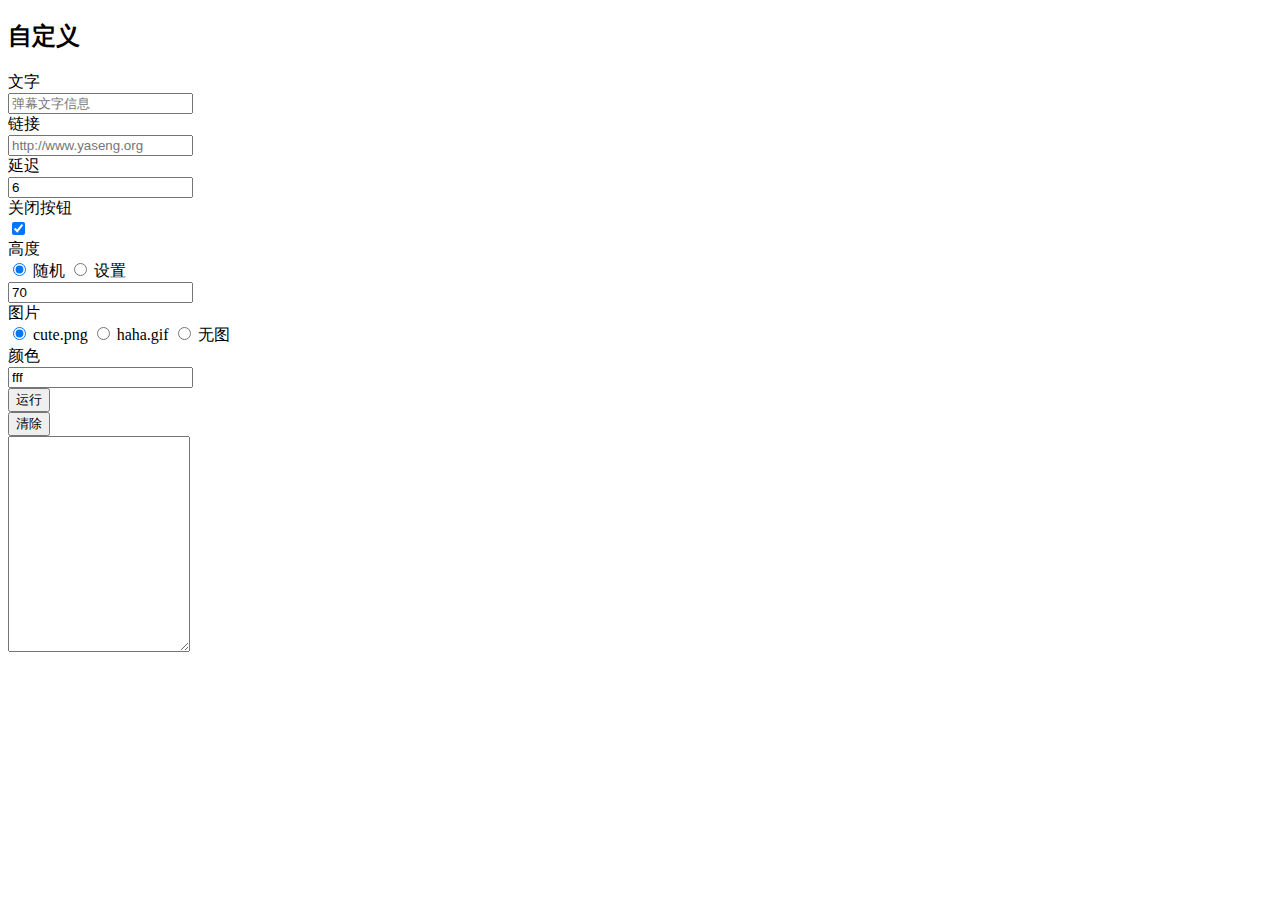
<file: DanMu/index.html>
<!doctype html>
<html lang="zh">
<head>
	<meta charset="UTF-8">
	<meta http-equiv="X-UA-Compatible" content="IE=edge,chrome=1"> 
	<meta name="viewport" content="width=device-width, initial-scale=1.0">
	<title>jquery.barrager.js-专业的网页弹幕插件|DEMO_jQuery之家-自由分享jQuery、html5、css3的插件库</title>
      <link rel="stylesheet" type="text/css" href="dist/css/barrager.css">


</head>
<body>
	<div class="htmleaf-container">

		<div class="container">
		        <section id="custom" class="bb-section">
	            <div class="page-header">
	                <h2>自定义</h2>
	            </div>
	            <div class="row">
	                <div class="col-md-6">
	                    <form class="form-horizontal">
	                        <div class="form-group">
	                            <label class="col-sm-2 control-label" >文字</label>
	                            <div class="col-sm-6">
	                                <input class="form-control" name="info" type="text" placeholder="弹幕文字信息"/>
	                            </div>
	                        </div>
	                        <div class="form-group">
	                            <label class="col-sm-2 control-label" >链接</label>
	                            <div class="col-sm-6">
	                                <input class="form-control" name="href" type="text" placeholder="http://www.yaseng.org"/>
	                            </div>
	                        </div>
	                        <div class="form-group">
	                            <label class="col-sm-2 control-label" >延迟</label>
	                            <div class="col-sm-2">
	                                <input  class="form-control"  name="speed" type="text" placeholder="6" value="6" />
	                            </div>
	                      
	                            <label class="col-sm-2 control-label" >关闭按钮</label>
	                            <div class="col-sm-2">
	                                <input  class="form-control"  name="close" type="checkbox" checked   >
	                            </div>
	                            
	                        </div>
	                        <div class="form-group">
	                            <label class="col-sm-2 control-label" >高度</label>
	                            <div class="col-sm-4">
	                                <label class="radio-inline">
	                                  <input type="radio" name="bottomradio"   value="0" checked="checked"> 随机
	                                </label>
	                                <label class="radio-inline">                    
	                                   <input type="radio" name="bottomradio"   value="1" > 设置
	                                </label>
	                            </div>
	                            <div class="col-sm-2">
	                                <input class="form-control" name="bottom" type="text" placeholder="70"  value="70"   />
	                            </div>
	                        </div>
	                        <div class="form-group">
	                            <label class="col-sm-2 control-label" >图片</label>
	                            <div class="col-sm-6">
	                                <label class="radio-inline">
	                                  <input type="radio" name="img"  value="cute.png" checked=""> cute.png
	                                </label>
	                                <label class="radio-inline">
	                                  <input type="radio" name="img"  value="haha.gif"> haha.gif
	                                </label>
	                                <label class="radio-inline">
	                                  <input type="radio" name="img"   value="none">  无图
	                                </label>
	                            </div>
	                        </div>
	                        <div class="form-group">
	                            <label class="col-sm-2 control-label" >颜色</label>
	                            <div class="col-sm-6">
	                                <input type="text" value="fff" name="color" class="pick-a-color form-control">
	                            </div>
	                        </div>
	                    </form>
	                        <div class="form-group">
	                            <label class="col-sm-3 control-label" ></label>
	                            <div class="col-sm-3">
	                                <button  class="btn btn-primary   bb-light-blue"  onclick="run()"> 运行</button>
	                            </div>
	                                                        <div class="col-sm-3">
	                                <button  class="btn btn-warning   "  onclick="clear_barrage()"> 清除</button>
	                            </div>
	                        </div>
	                </div>
	                <div class="col-md-6">
	                        <textarea class="form-control" id="barrager-code" rows="14"  ></textarea>
	                </div>
	            </div>

	            
	        </section>
		</div>

	</div>
	
    <script type="text/javascript" src="static/js/jquery-1.9.1.min.js"></script>

    <script type="text/javascript" src="dist/js/jquery.barrager.min.js"></script>
    <script type="text/javascript">

    String.prototype.format = function(args) {
        var result = this;
        if (arguments.length < 1) {
            return result;
        }
        var data = arguments;
        if (arguments.length == 1 && typeof (args) == "object") {
            data = args;
        }
        for (var key in data) {
            var value = data[key];
            if (undefined != value) {
                result = result.replace("{" + key + "}", value);
            }
        }
        return result;
    }
    var  barrager_code=
        'var item={\n'+
        "   img:'{img}', //图片 \n"+
        "   info:'{info}', //文字 \n"+
        "   href:'{href}', //链接 \n"+
        "   close:{close}, //显示关闭按钮 \n"+
        "   speed:{speed}, //延迟,单位秒,默认6 \n"+
        "   bottom:{bottom}, //距离底部高度,单位px,默认随机 \n"+
        "   color:'{color}', //颜色,默认白色 \n"+
        "   old_ie_color:'{old_ie_color}', //ie低版兼容色,不能与网页背景相同,默认黑色 \n"+
        " }\n"+
        "$('body').barrager(item);"
        ;
 
    function  run(){

        var  info=$('input[name=info]').val();
        (info == '' ) ?  info='请填写弹幕文字' : info=info;
        var  href=$('input[name=href]').val();
        var  speed=parseInt($('input[name=speed]').val());
        var  bottom=parseInt($('input[name=bottom]').val());
        var  code=barrager_code;
        if($('input:radio[name=bottomradio]:checked').val() == 0){
        var  window_height=$(window).height()-150;
        bottom=Math.floor(Math.random()*window_height+40);
        code=code.replace("   bottom:{bottom}, //距离底部高度,单位px,默认随机 \n",'');

        }

        var  img=$('input:radio[name=img]:checked').val();
        
        if   (img == 'none' ){
            code=code.replace("   img:'{img}', //图片 \n",'');
        }
        var  item={
                'img':'static/img/'+img,
                'info':info,
                'href':href,
                'close':true,
                'speed':speed,
                'bottom':bottom,
                'color':'#'+$('input[name=color]').val(),
                'old_ie_color':'#'+$('input[name=color]').val()
                };

         if(!$('input[name=close]').is(':checked')){
            item.close=false;
        }
        code=code.format(item);
        eval(code);
    }

	//    function  clear_barrage(){
//
//        $.fn.barrager.removeAll();
//    }

	//    function  run_example(){
//
//    var example_item={'img':'static/img/heisenberg.png','info':'Hello world!'};
//    $('body').barrager(example_item);
//    return false;
//
//    }

	//    $(function() {
	//
	////        SyntaxHighlighter.all();
	////        $(".pick-a-color").pickAColor();
	//
	////        var  default_item={
	////                'img':'static/heisenberg.png',
	////                'info':'弹幕文字信息',
	////                'href':'http://www.yaseng.org',
	////                'close':true,
	////                'speed':6,
	////                'bottom':70,
	////                'color':'#fff' ,
	////                'old_ie_color':'#000000'
	////            };
	////
	//         //每条弹幕发送间隔
	////        var looper_time=3*1000;
	////        //是否首次执行
	////        var run_once=true;
	//
	////        function do_barrager(){
	////            if(run_once){
	////                //如果是首次执行,则设置一个定时器,并且把首次执行置为false
	////                looper=setInterval(do_barrager,looper_time);
	////                run_once=false;
	////            }
	////            //获取
	////            $.getJSON('server.php?mode=1',function(data){
	////                //是否有数据
	////                if(data.info){
	////
	////                     $('body').barrager(data);
	////                }
	////
	////            });
	////        }
	//    });
    </script>
</body>
</html>
</file>
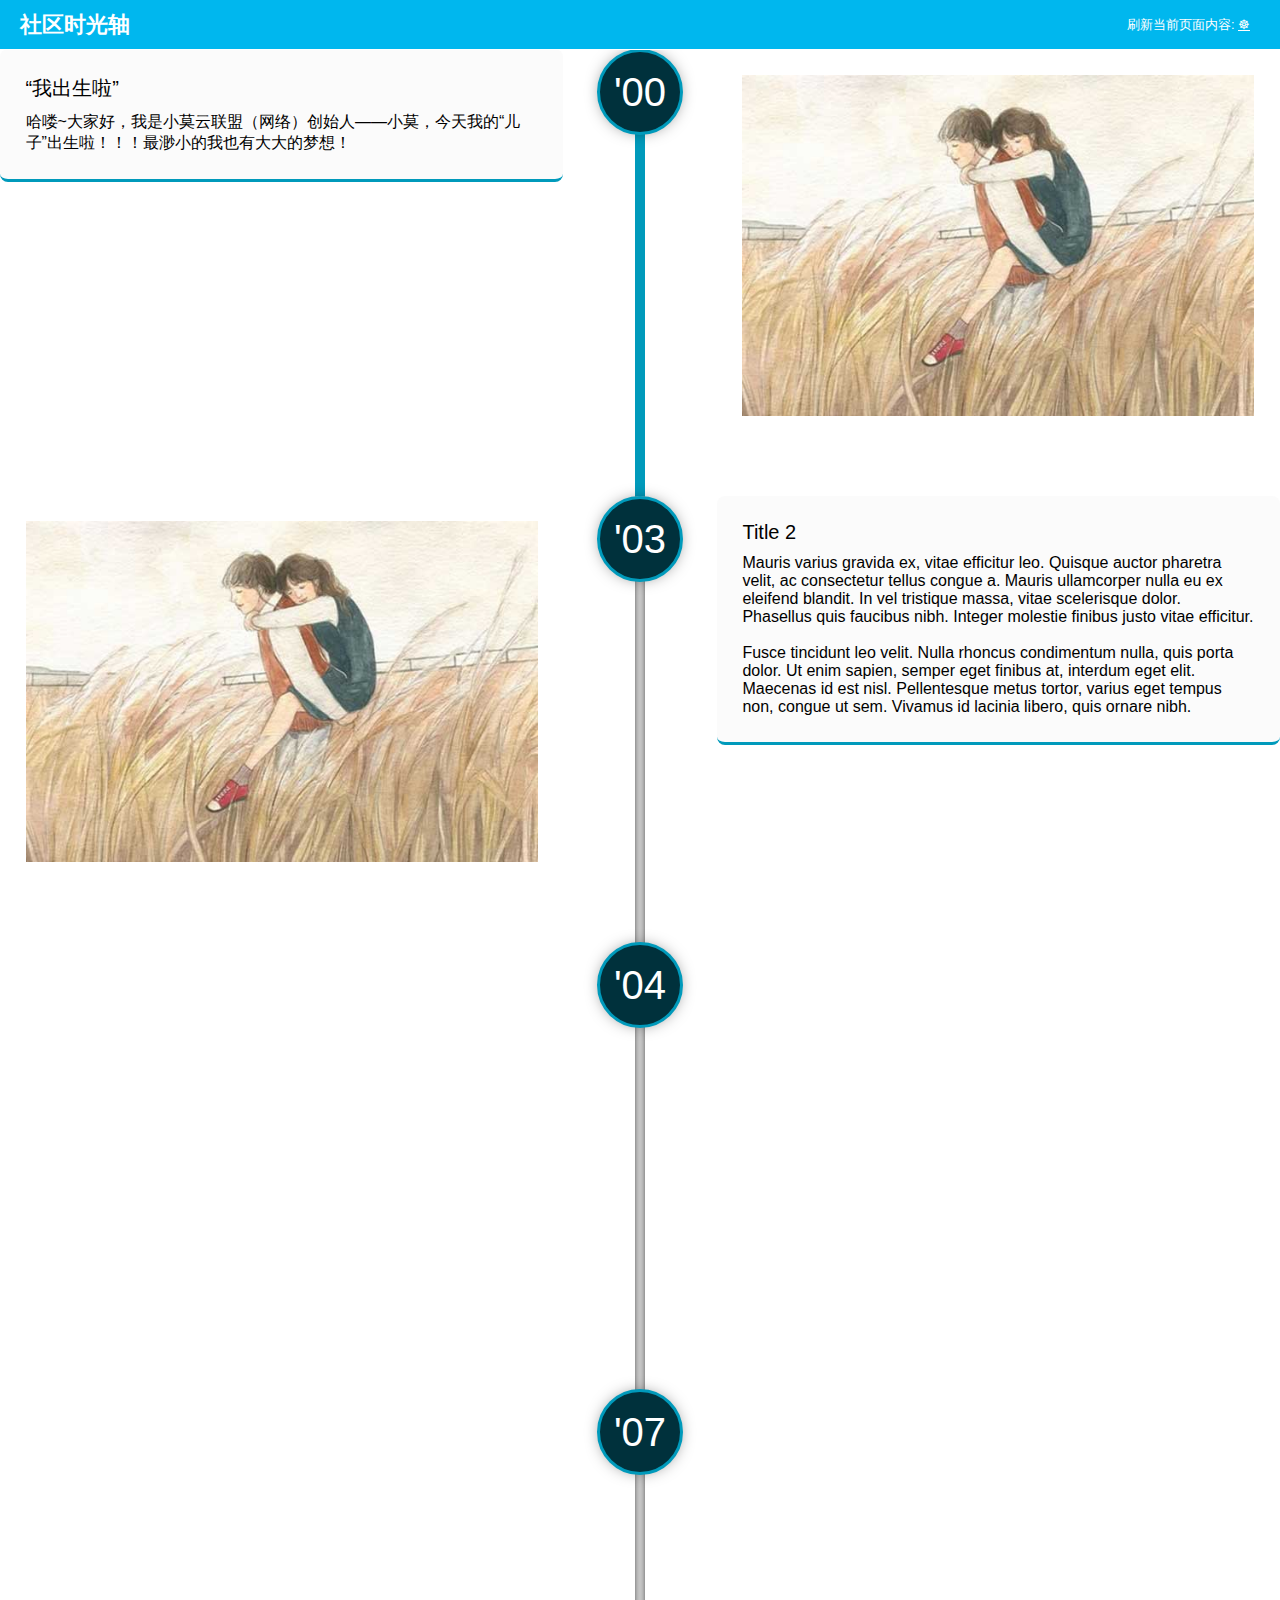
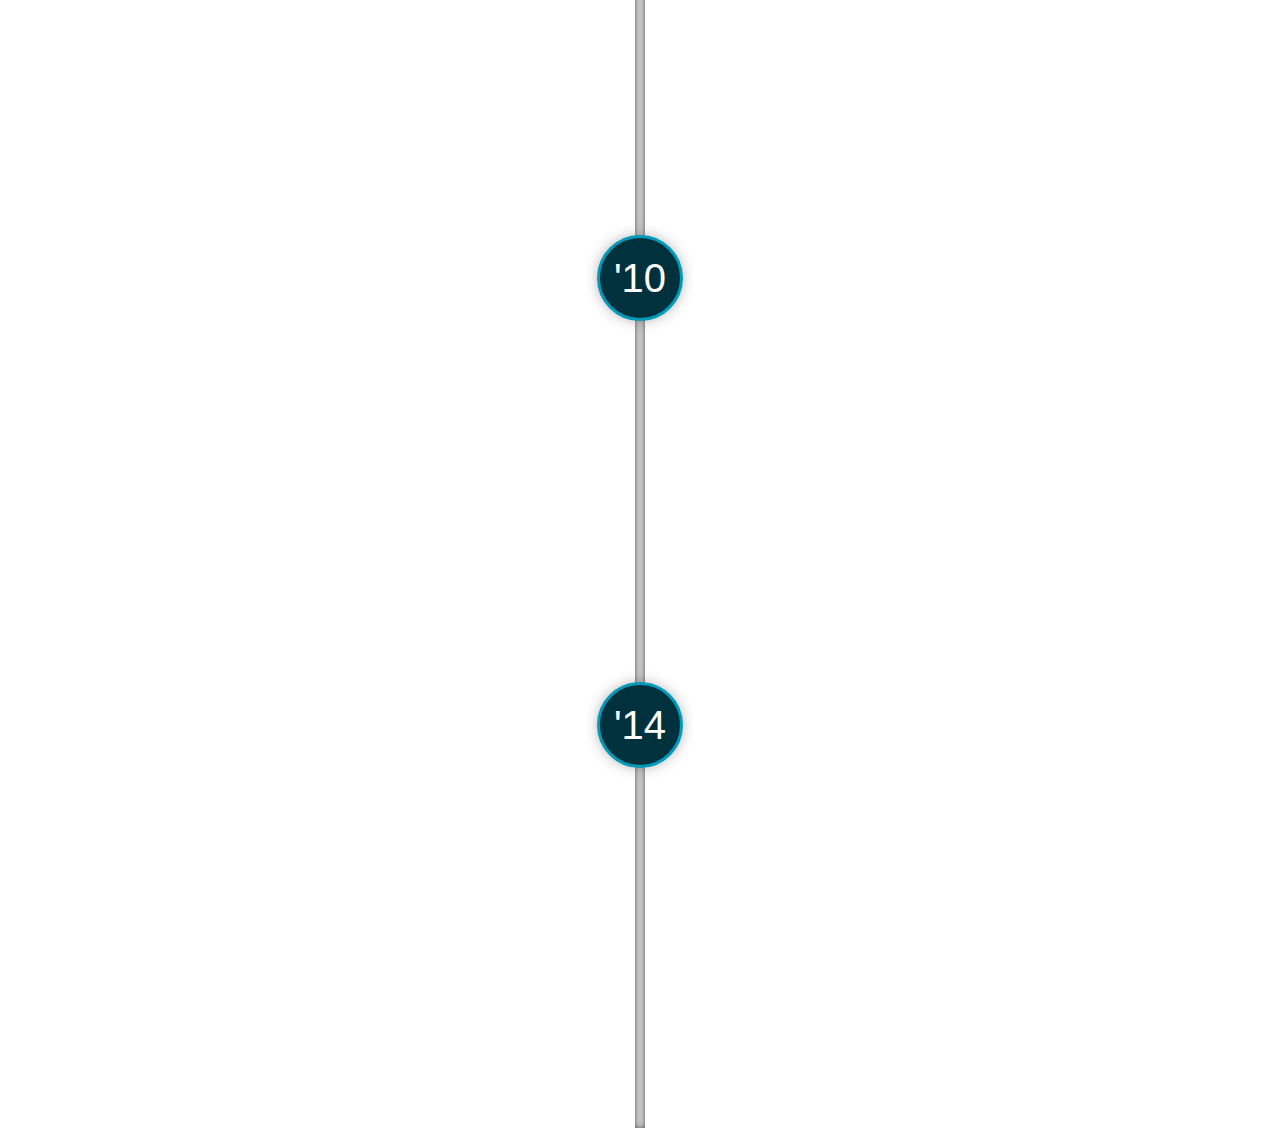
<file: TimeLine/index.html>
<!doctype html>
<html lang="zh">
<head>
	<meta charset="UTF-8">
	<link rel="stylesheet" type="text/css" href="lib/cntl.css">
	<style>
		*{
			margin: 0px;padding: 0px;
		}
		body{background-color: #fff;}
		.main_title{width: 100%;height: 50px;background: #00B7EE;border-bottom: 1px solid #fff;box-sizing: border-box;padding-left:20px;color: #fff;line-height: 49px;position: fixed;top: 0px;left: 0px;z-index: 999}
		.main_title h2{font-size: 22px}
		.main_title span{    font-size: .8em;}
		.boxTop{
			width: 100%;height: 49px;}
	</style>
</head>
<body>
	<div class="main_title">
		<h2>社区时光轴</h2>
			<span style="position: absolute;top: 0px;right: 30px;" >
						刷新当前页面内容:
				<a href="index.html" title="刷新" style="color: #fff">☸</a>
			</span>
	</div>
	<div class="boxTop"></div>
	<div class="htmleaf-container">
		<div class="cntl">
			<span class="cntl-bar cntl-center">
				<span class="cntl-bar-fill"></span>
			</span>
			<div class="cntl-states">

				<div class="cntl-state">
					<div class="cntl-content">
						<h4>“我出生啦”</h4>
						<p>哈喽~大家好，我是小莫云联盟（网络）创始人——小莫，今天我的“儿子”出生啦！！！最渺小的我也有大大的梦想！</p>
					</div>
					<div class="cntl-image"><img src="img/1.jpg"></div>
					<div class="cntl-icon cntl-center">'00</div>
				</div>


				<div class="cntl-state">
					<div class="cntl-content">
						<h4>Title 2</h4>
						<p>Mauris varius gravida ex, vitae efficitur leo. Quisque auctor pharetra velit, ac consectetur tellus congue a. Mauris ullamcorper nulla eu ex eleifend blandit. In vel tristique massa, vitae scelerisque dolor. Phasellus quis faucibus nibh. Integer molestie finibus justo vitae efficitur.<br><br>Fusce tincidunt leo velit. Nulla rhoncus condimentum nulla, quis porta dolor. Ut enim sapien, semper eget finibus at, interdum eget elit. Maecenas id est nisl. Pellentesque metus tortor, varius eget tempus non, congue ut sem. Vivamus id lacinia libero, quis ornare nibh.
						</p>
					</div>

					<div class="cntl-image"><img src="img/1.jpg"></div>
					<div class="cntl-icon cntl-center">'03</div>
				</div>

				<div class="cntl-state">
					<div class="cntl-content">
						<h4>Title 3</h4>
						<p>Nulla ut tellus eu ante dapibus euismod ut sit amet est. Sed posuere scelerisque turpis, in bibendum magna feugiat non. Pellentesque ac tincidunt nibh. Nunc congue eu augue eu placerat. Nullam congue ex diam, id tincidunt augue pellentesque ac. Phasellus ornare nulla tellus, suscipit finibus urna tincidunt non. Nunc fringilla consequat massa.
						</p>
					</div>

					<div class="cntl-image"><img src="img/2.jpg"></div>
					<div class="cntl-icon cntl-center">'04</div>
				</div>

				<div class="cntl-state">
					<div class="cntl-content">
						<h4>Title 4</h4>
						<p>Mauris varius gravida ex, vitae efficitur leo. Quisque auctor pharetra velit, ac consectetur tellus congue a. Mauris ullamcorper nulla eu ex eleifend blandit. In vel tristique massa, vitae scelerisque dolor. Phasellus quis faucibus nibh. Integer molestie finibus justo vitae efficitur.<br><br>Fusce tincidunt leo velit. Nulla rhoncus condimentum nulla, quis porta dolor. Ut enim sapien, semper eget finibus at, interdum eget elit. Maecenas id est nisl. Pellentesque metus tortor, varius eget tempus non, congue ut sem. Vivamus id lacinia libero, quis ornare nibh.
						</p>
					</div>

					<div class="cntl-image"><img src="img/3.jpg"></div>
					<div class="cntl-icon cntl-center">'07</div>
				</div>

				<div class="cntl-state">
					<div class="cntl-content">
						<h4>Title 5</h4>
						<p>Nulla ut tellus eu ante dapibus euismod ut sit amet est. Sed posuere scelerisque turpis, in bibendum magna feugiat non. Pellentesque ac tincidunt nibh. Nunc congue eu augue eu placerat. Nullam congue ex diam, id tincidunt augue pellentesque ac. Phasellus ornare nulla tellus, suscipit finibus urna tincidunt non. Nunc fringilla consequat massa.
						</p>
					</div>

					<div class="cntl-image"><img src="img/4.jpg"></div>
					<div class="cntl-icon cntl-center">'10</div>
				</div>
				<div class="cntl-state">
					<div class="cntl-content">
						<h4>Title 6</h4>
						<p>Nulla ut tellus eu ante dapibus euismod ut sit amet est. Sed posuere scelerisque turpis, in bibendum magna feugiat non. Pellentesque ac tincidunt nibh. Nunc congue eu augue eu placerat. Nullam congue ex diam, id tincidunt augue pellentesque ac. Phasellus ornare nulla tellus, suscipit finibus urna tincidunt non. Nunc fringilla consequat massa.
						</p>
					</div>

					<div class="cntl-image"><img src="img/4.jpg"></div>
					<div class="cntl-icon cntl-center">'14</div>
				</div>
			</div>
		</div>
	</div>

	<script>window.jQuery || document.write('<script src="js/jquery-1.11.0.min.js"><\/script>')</script>
	<script type="text/javascript" src="lib/jquery.cntl.js"></script>
	<script type="text/javascript">
		$(document).ready(function(e){
			$('.cntl').cntl({
				revealbefore: 300,
				anim_class: 'cntl-animate',
				onreveal: function(e){
				}
			});
		});
	</script>
</body>
</html>
</file>
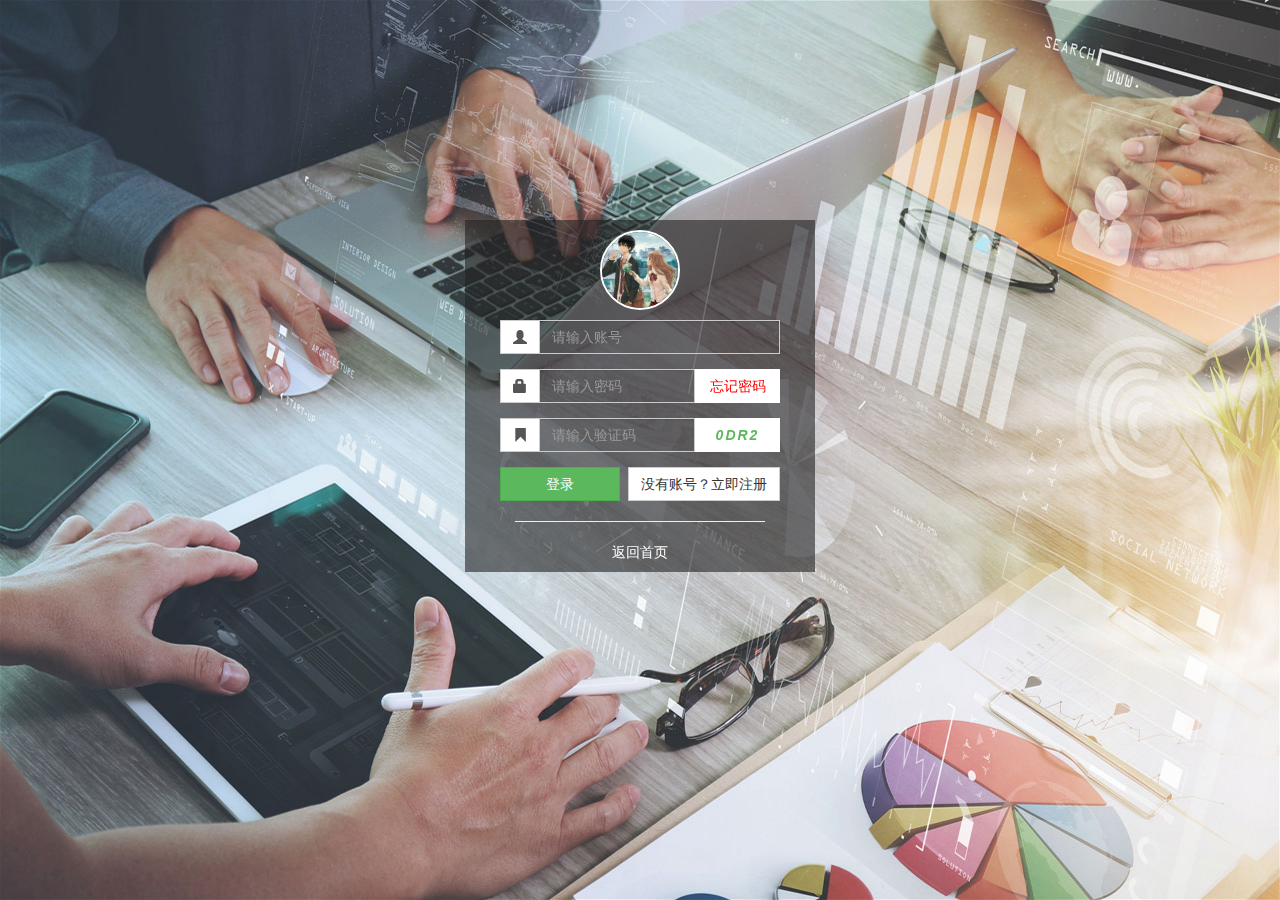
<file: login.html>
﻿<!DOCTYPE html>
<html lang="en">

	<head>
		<!--meta标签： http://www.haorooms.com/post/html_meta_ds-->
		<meta charset="UTF-8">
		<meta name="author" content="二颜，tzxiaomo@outlook.com" />
		<title>登录  - WWW.925i.CN</title>
		<link rel="stylesheet" href="css/bootstrap.min.css" />
		<link rel="stylesheet" href="css/swiper.min.css" />
		<link rel="stylesheet" type="text/css" href="css/animate.min.css" />
		<link rel="stylesheet" href="css/loginAndRegister.css" />
	</head>

	<body class="bg">
		<div class="container swiper-container">
			<div class="swiper-wrapper">
				<div class="swiper-slide">
					<!--动画效果：
					flipInY:Y轴翻转 、lipInX:X轴翻转 
					fadeInDown:从上往下、fadeInUp:从下往上
					zoomInDown:从中间变大（上往下）、zoomInUp:从中间变大（下往上）
					bounceInLeft:从左往右、bounceInRight:从右往左
					-->
					<div class="login ani" id="login" swiper-animate-effect="flipInY" swiper-animate-duration="1.5s" swiper-animate-delay="0s">
						<div class="login-head text-center">
							<img src="images/avatar.jpg" alt="头像" />
						</div>
						<div class="login-title text-center">
							<h3>登录</h3>
						</div>
						<div class="login-body">
							<form action="" class="form-horizontal">
								<div class="form-group">
									<div class="input-group">
										<span class="input-group-addon addOnStyle"><span class="glyphicon glyphicon-user"></span></span>
										<input type="text" class="form-control" placeholder="请输入账号" />
									</div>
								</div>
								<div class="form-group">
									<div class="input-group">
										<span class="input-group-addon addOnStyle"><span class="glyphicon glyphicon-lock"></span></span>
										<input type="password" class="form-control" placeholder="请输入密码" />
										<span class="input-group-addon addOnWadnH">
									        <input type="button" id="forgetPass" value="忘记密码" onclick="javascript:alert('忘记密码，此处请填写找回密码链接(#^.^#)！')">
									   </span>
									</div>
								</div>
								<div class="form-group">
									<div class="input-group">
										<span class="input-group-addon addOnStyle"><span class="glyphicon glyphicon-bookmark"></span></span>
										<input type="text" id="codeValidValue" class="form-control" placeholder="请输入验证码" />
										<span class="input-group-addon addOnWadnH">
											<input type="button" id="code" onclick="createCode()" />
										</span>
									</div>
								</div>
								<div class="form-group loginGo">
									<button type="button" class="btn btn-success pull-left" onclick="Login()" id="login-btn">登录</button>
									<a href="javascript:alert('立即注册，此处请填写注册页面链接(#^.^#)!')" class="btn btn-default pull-right">没有账号？立即注册</a>
								</div>
							</form>
						</div>
						<div class="login-foot text-center">
							<span class="loadMessage"></span>
							<hr />
							<a class="goIndex" href="javascript:alert('返回首页，此处请填写首页链接(#^.^#)！')">返回首页</a>
						</div>
					</div>
				</div>
			</div>
		</div>
		<script src="js/jquery.min.js"></script>
		<script src="js/bootstrap.min.js"></script>
		<script src="js/swiper.min.js"></script>
		<script src="js/swiper.animate1.0.2.min.js"></script>
		<script src="js/loginAndRegister.js">
		</script>
		<script type="text/javascript">
			//登录窗口的加载效果
			var mySwiper = new Swiper('.swiper-container', {
				onInit: function(swiper) { //Swiper2.x的初始化是onFirstInit
					swiperAnimateCache(swiper); //隐藏动画元素 
					swiperAnimate(swiper); //初始化完成开始动画
				},
				onSlideChangeEnd: function(swiper) {
					swiperAnimate(swiper); //每个slide切换结束时也运行当前slide动画
				}
			})		
			
		</script>
	</body>

</html>
</file>
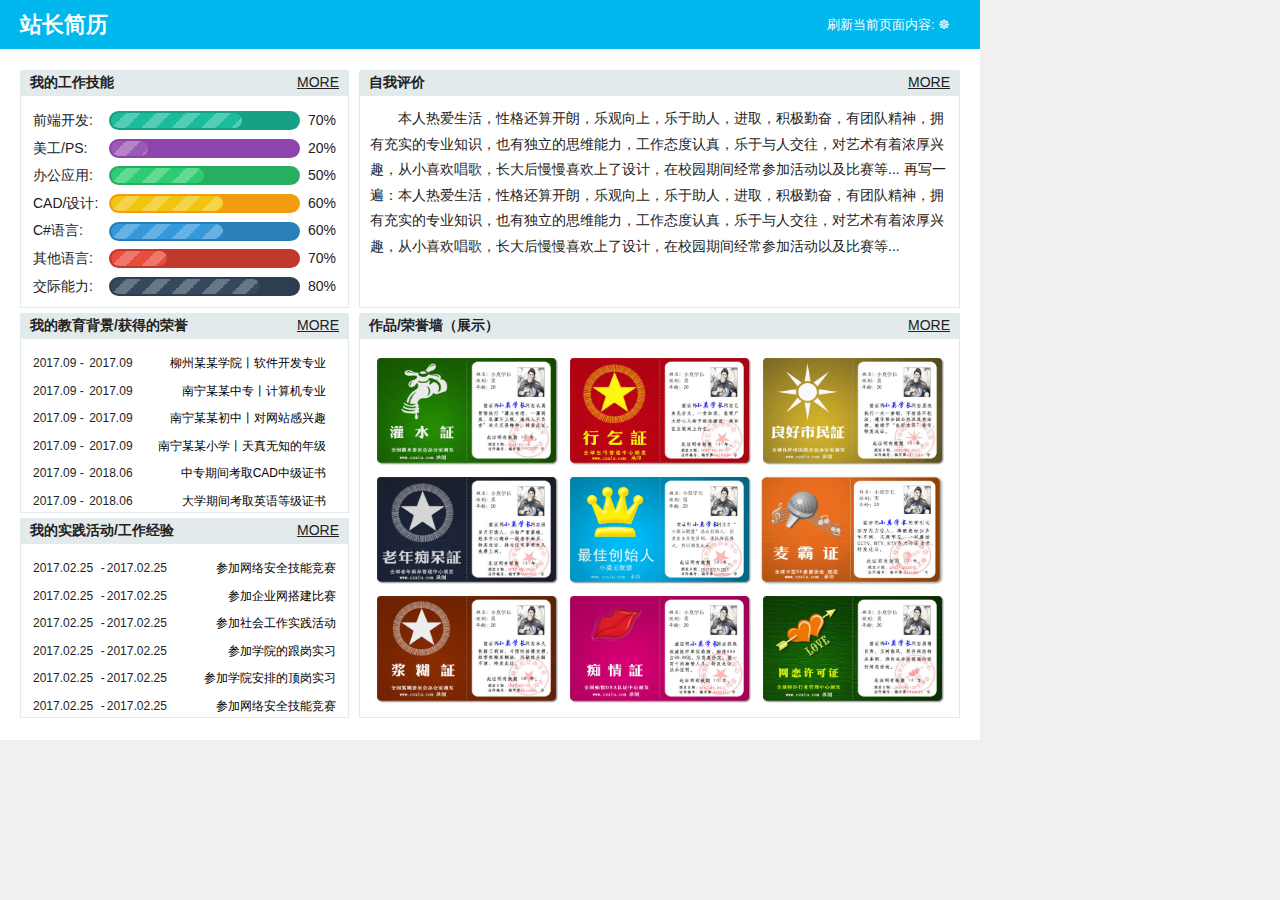
<file: myskills.html>
<!DOCTYPE html>
<html lang="en">
<head>
    <meta charset="UTF-8">
    <title>我的简历</title>
    <link href="css/pro-bars.min.css" rel="stylesheet" type="text/css" media="all" />
    <link href="css/style.min.css" rel="stylesheet" type="text/css" media="all" />
    <style>
        *{
            margin: 0px;padding: 0px;
        }
        .main{width: 980px;height: 740px;background-color: #fff;
            /*box-sizing: border-box;border: 1px dashed #000;background-color: #00C1B3;*/
        }
        .main_title{width: 100%;height: 50px;padding-left:20px;background:#00B7EE;border-bottom: 1px solid #fff;box-sizing: border-box;color: #fff;line-height: 49px;position: relative;}
        .main_title h2{font-size: 22px;}
        /*.main_title h2:before{content: "«";}*/
        /*.main_title h2:after{content: "»";}*/
        .content{width: 100%;height: 690px;padding: 20px;box-sizing: border-box;}
        .content .content_left{width: 35%;float: left;}
        .content_left a{float: right;color:#222;text-decoration: underline;margin-right: 10px;font-weight: 100;}
        /*.content_left a:hover{color:#222;text-decoration: underline;}*/
        .c_title{width: 100%;height: 25px;background-color:#e3eaec;box-sizing: border-box;padding-left:10px;line-height: 25px;color: #222;border-radius: 2px 2px 0 0;font-size: 14px;font-weight: bold;}
        .c_content{padding: 10px;border: 1px solid #e3eaec;color: #222;font-size: 14px;font-weight: 500;font-family: "Microsoft YaHei", "Segoe UI", "Lucida Grande", Helvetica, Arial, sans-serif;}

        .c_content table{width: 100%;}
        .c_content table tr{width: 100%;}

        .content_left .siklls{width: 100%;height: 238px;}
        .siklls .c_content{height: 213px;}

        .siklls .c_content table tr td:first-child{width: 25%;}
        .siklls .c_content table tr td:nth-child(2){width: 65%;}
        .siklls .c_content table tr td:last-child{width: 10%;box-sizing: border-box;padding-left: 10px;}

        .content_left .education{width: 100%;height: 200px;margin-top: 5px; }
        .education .c_content{height: 175px;overflow: hidden;}
        .education .c_content table tr td:first-child{width: 15%;font-size: 12px;}
        .education .c_content table tr td:nth-child(2){width: 20%;font-size: 12px;}
        .education .c_content table tr td:nth-child(2) span{ margin-right: 2px;}
        .education .c_content table tr td:last-child{ box-sizing: border-box;padding-left: 10px;font-size: 12px;}
        .education .c_content table tr td a{text-decoration: none;color: #000;}
        .education .c_content table tr td a:hover{text-decoration: underline;}

        .content_left .works{width: 100%;height: 200px;margin-top: 5px;}
        .works .c_content{height: 175px;overflow: hidden;}
        .works .c_content table tr td:first-child{width: 22%;font-size: 12px;}
        .works .c_content table tr td:nth-child(2){width: 28%;font-size: 12px;}
        .works .c_content table tr td:nth-child(2) span{ margin-right: 2px;}
        .works .c_content table tr td:last-child{ box-sizing: border-box;padding-left: 10px;font-size: 12px;}
        .works .c_content table tr td a{text-decoration: none;color: #000;margin-right:0px;}
        .works .c_content table tr td a:hover{text-decoration: underline;}

        .content .content_right{width: 65%; height: 648px;float: left;padding-left:10px; }
        .content_right a{float: right;text-decoration: underline;color: #222;margin-right: 10px;font-weight: 100;}
        /*.content_right a:hover{color:#222}*/
        .introduce .c_content{height: 213px;overflow: hidden;}

        .myWorksShow .c_content{overflow: hidden;height: 380px;}

        .worksPic ul li{float: left;width: 33.333%;height:115px;margin: 2px 0px;cursor: pointer;padding: 2px;box-sizing: border-box;}
        .worksPic ul li div{width: 100%;height: 115px;padding: 2px;box-sizing: border-box; position: relative;overflow: hidden;}
        .worksPic ul li div img{width: 100%;height: 100%;}
        .worksPic ul li .picText{display: block;width: 100%;height: 100%;;text-align:center;padding: 35px 4px 4px 4px;background:rgba(255,255,255,.5);color: #222;position: absolute;left: 0px;bottom: -120px;box-sizing: border-box;}
    </style>
    <script type="text/javascript" src="js/jquery-1.11.1.min.js"></script>
    <script type="text/javascript">
        $(function(){
            $("#content_left_myskills").fadeIn();
            $("#content_right_myskills").fadeIn();


            $(".worksPic ul li").hover(function(){
                $(this).children("div").children("span").css({"bottom":"0px","transition":"bottom 1s"});
            },function(){
                $(this).children("div").children("span").css({"bottom":"-210px","transition":"bottom 1s"});
            })
        })
    </script>
</head>
<body>
    <main>
        <div class="main">
            <div class="main_title">
                <h2>站长简历</h2>
                <span style="position: absolute;top: 0px;right: 30px;" >
                    刷新当前页面内容:
                    <a href="myskills.html" title="刷新" style="color: #fff">☸</a>
                </span>
            </div>
            <div class="content">
                <div class="content_left" id="content_left_myskills">
                    <div class="siklls">
                        <div class="c_title">
                            我的工作技能
                            <a href="javascript:void (0);">MORE</a>
                        </div>
                        <div class="c_content">
                           <table>
                               <tr>
                                   <td>前端开发:</td>
                                   <td>
                                       <div class="pro-bar-container color-green-sea">
                                           <div class="pro-bar bar-70 color-turquoise" data-pro-bar-percent="70">
                                               <div class="pro-bar-candy candy-ltr"></div>
                                           </div>
                                       </div>
                                   </td>
                                   <td>70%</td>
                               </tr>
                               <tr>
                                   <td>美工/PS:</td>
                                   <td>
                                       <div class="pro-bar-container color-wisteria">
                                           <div class="pro-bar bar-20 color-amethyst" data-pro-bar-percent="20" data-pro-bar-delay="100">
                                               <div class="pro-bar-candy candy-ltr"></div>
                                           </div>
                                       </div>
                                   </td>
                                   <td>20%</td>
                               </tr>
                               <tr>
                                   <td>办公应用:</td>
                                   <td>
                                       <div class="pro-bar-container color-nephritis">
                                           <div class="pro-bar bar-50 color-emerald" data-pro-bar-percent="50" data-pro-bar-delay="100">
                                               <div class="pro-bar-candy candy-ltr"></div>
                                           </div>
                                       </div>
                                   </td>
                                   <td>50%</td>
                               </tr>
                               <tr>
                                   <td>CAD/设计:</td>
                                   <td>
                                       <div class="pro-bar-container color-orange">
                                           <div class="pro-bar bar-60 color-sun-flower" data-pro-bar-percent="60" data-pro-bar-delay="100">
                                               <div class="pro-bar-candy candy-ltr"></div>
                                           </div>
                                       </div>
                                   </td>
                                   <td>60%</td>
                               </tr>
                               <tr>
                                   <td>C#语言:</td>
                                   <td>
                                       <div class="pro-bar-container color-belize-hole">
                                           <div class="pro-bar bar-60 color-peter-river" data-pro-bar-percent="60" data-pro-bar-delay="100">
                                               <div class="pro-bar-candy candy-ltr"></div>
                                           </div>
                                       </div>
                                   </td>
                                   <td>60%</td>
                               </tr>
                               <tr>
                                   <td>其他语言:</td>
                                   <td>
                                       <div class="pro-bar-container color-pomegranate">
                                           <div class="pro-bar bar-30 color-alizarin" data-pro-bar-percent="30" data-pro-bar-delay="100">
                                               <div class="pro-bar-candy candy-ltr"></div>
                                           </div>
                                       </div>
                                   </td>
                                   <td>70%</td>
                               </tr>
                               <tr>
                                   <td>交际能力:</td>
                                   <td>
                                       <div class="pro-bar-container color-midnight-blue">
                                           <div class="pro-bar bar-80 color-wet-asphalt" data-pro-bar-percent="80" data-pro-bar-delay="100">
                                               <div class="pro-bar-candy candy-ltr"></div>
                                           </div>
                                       </div>
                                   </td>
                                   <td>80%</td>
                               </tr>
                           </table>

                        </div>
                    </div>
                    <div class="education">
                        <div class="c_title">
                            我的教育背景/获得的荣誉
                            <a href="javascript:void (0);">MORE</a>
                        </div>
                        <div class="c_content">
                            <table>
                                <tr>
                                    <td>2017.09</td>
                                    <td>
                                        <span>-</span>
                                        2017.09
                                    </td>
                                    <td>
                                        <a href="#">柳州某某学院丨软件开发专业</a>
                                    </td>
                                </tr>
                                <tr>
                                    <td>2017.09</td>
                                    <td>
                                        <span>-</span>
                                        2017.09
                                    </td>
                                    <td>
                                        <a href="#">南宁某某中专丨计算机专业</a></td>
                                </tr>
                                <tr>
                                    <td>2017.09</td>
                                    <td>
                                        <span>-</span>
                                        2017.09
                                    </td>
                                    <td>
                                        <a href="#">南宁某某初中丨对网站感兴趣</a>
                                    </td>
                                </tr>
                                <tr>
                                    <td>2017.09</td>
                                    <td>
                                        <span>-</span>
                                        2017.09
                                    </td>
                                    <td>
                                        <a href="#">南宁某某小学丨天真无知的年级</a>
                                    </td>
                                </tr>
                                <tr>
                                    <td>2017.09</td>
                                    <td>
                                        <span>-</span>
                                        2018.06
                                    </td>
                                    <td>
                                        <a href="#">中专期间考取CAD中级证书</a>
                                    </td>
                                </tr>
                                <tr>
                                    <td>2017.09</td>
                                    <td>
                                        <span>-</span>
                                        2018.06
                                    </td>
                                    <td>
                                        <a href="#">大学期间考取英语等级证书</a>
                                    </td>
                                </tr>
                            </table>
                        </div>
                    </div>
                    <div class="works">
                        <div class="c_title">
                            我的实践活动/工作经验
                            <a href="javascript:void (0);">MORE</a>
                        </div>
                        <div class="c_content">
                            <table>
                                <tr>
                                    <td>2017.02.25</td>
                                    <td><span>-</span>2017.02.25</td>
                                    <td>
                                        <a href="#">参加网络安全技能竞赛</a>
                                    </td>
                                </tr>
                                <tr>
                                    <td>2017.02.25</td>
                                    <td><span>-</span>2017.02.25</td>
                                    <td>
                                        <a href="#">参加企业网搭建比赛</a>
                                    </td>
                                </tr>
                                <tr>
                                    <td>2017.02.25</td>
                                    <td><span>-</span>2017.02.25</td>
                                    <td>
                                        <a href="#">参加社会工作实践活动</a>
                                    </td>
                                </tr>
                                <tr>
                                    <td>2017.02.25</td>
                                    <td><span>-</span>2017.02.25</td>
                                    <td>
                                        <a href="#">参加学院的跟岗实习</a>
                                    </td>
                                </tr>
                                <tr>
                                    <td>2017.02.25</td>
                                    <td><span>-</span>2017.02.25</td>
                                    <td>
                                        <a href="#">参加学院安排的顶岗实习</a>
                                    </td>
                                </tr>
                                <tr>
                                    <td>2017.02.25</td>
                                    <td><span>-</span>2017.02.25</td>
                                    <td>
                                        <a href="#">参加网络安全技能竞赛</a>
                                    </td>
                            </tr>

                            </table>
                        </div>
                    </div>
                </div>
                <div class="content_right" id="content_right_myskills">
                    <div class="introduce" style="width: 100%;height: 238px;">
                        <div class="c_title">
                            自我评价
                            <a href="javascript:void (0);">MORE</a>
                        </div>
                        <div class="c_content">
                            <p style="text-indent: 2em;">
                                本人热爱生活，性格还算开朗，乐观向上，乐于助人，进取，积极勤奋，有团队精神，拥有充实的专业知识，也有独立的思维能力，工作态度认真，乐于与人交往，对艺术有着浓厚兴趣，从小喜欢唱歌，长大后慢慢喜欢上了设计，在校园期间经常参加活动以及比赛等...
                                再写一遍：本人热爱生活，性格还算开朗，乐观向上，乐于助人，进取，积极勤奋，有团队精神，拥有充实的专业知识，也有独立的思维能力，工作态度认真，乐于与人交往，对艺术有着浓厚兴趣，从小喜欢唱歌，长大后慢慢喜欢上了设计，在校园期间经常参加活动以及比赛等...
                            </p>
                        </div>
                    </div>
                    <div class="myWorksShow" style="width: 100%;height: 238px;margin-top: 5px;">
                        <div class="c_title">
                            作品/荣誉墙（展示）
                            <a href="javascript:void (0);">MORE</a>
                        </div>
                        <div class="c_content">
                            <div class="worksPic">
                                <ul>
                                    <li>
                                        <div>
                                            <img src="images/demo/w_01.gif" alt="作品/荣誉/证书">
                                            <span class="picText">
                                                这是作品或者荣誉的介绍（限定20字）
                                            </span>
                                        </div>
                                    </li>
                                    <li>
                                        <div>
                                            <img src="images/demo/w_02.gif" alt="作品/荣誉/证书">
                                            <span class="picText">
                                                这是作品或者荣誉的介绍（限定20字）
                                            </span>
                                        </div>
                                    </li>
                                    <li>
                                        <div>
                                            <img src="images/demo/w_03.gif" alt="作品/荣誉/证书">
                                            <span class="picText">
                                                这是作品或者荣誉的介绍（限定20字）
                                            </span>
                                        </div>
                                    </li>
                                    <li>
                                        <div>
                                            <img src="images/demo/w_04.gif" alt="作品/荣誉/证书">
                                            <span class="picText">
                                                这是作品或者荣誉的介绍（限定20字）
                                            </span>
                                        </div>
                                    </li>
                                    <li>
                                        <div>
                                            <img src="images/demo/w_05.gif" alt="作品/荣誉/证书">
                                            <span class="picText">
                                                这是作品或者荣誉的介绍（限定20字）
                                            </span>
                                        </div>
                                    </li>
                                    <li>
                                        <div>
                                            <img src="images/demo/w_06.gif" alt="作品/荣誉/证书">
                                            <span class="picText">
                                                这是作品或者荣誉的介绍（限定20字）
                                            </span>
                                        </div>
                                    </li>
                                    <li>
                                        <div>
                                            <img src="images/demo/w_07.gif" alt="作品/荣誉/证书">
                                            <span class="picText">
                                                这是作品或者荣誉的介绍（限定20字）
                                            </span>
                                        </div>
                                    </li>
                                    <li>
                                        <div>
                                            <img src="images/demo/w_08.gif" alt="作品/荣誉/证书">
                                            <span class="picText">
                                                这是作品或者荣誉的介绍（限定20字）
                                            </span>
                                        </div>
                                    </li>
                                    <li>
                                        <div>
                                            <img src="images/demo/w_09.gif" alt="作品/荣誉/证书">
                                            <span class="picText">
                                                这是作品或者荣誉的介绍（限定20字）
                                            </span>
                                        </div>
                                    </li>
                                </ul>
                            </div>
                        </div>
                    </div>
                </div>
            </div>
        </div>
    </main>
</body>
</html>
</file>
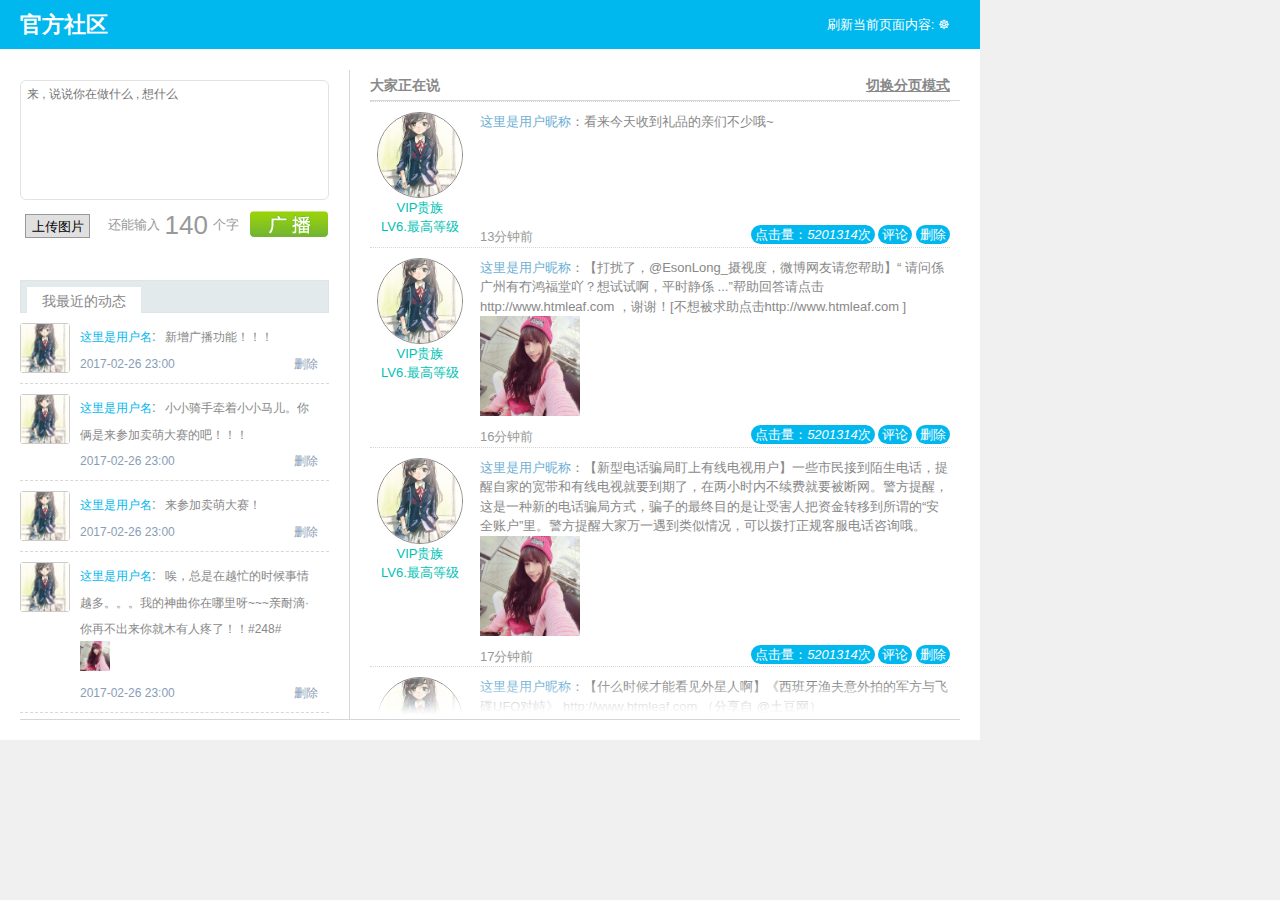
<file: shequ.html>
<!DOCTYPE html>
<html lang="en">
<head>
    <meta charset="UTF-8">
    <title>官方社区</title>
    <link href="css/style.min.css" rel="stylesheet" type="text/css" media="all" />

    <link type="text/css" rel="stylesheet" href="css/shequ.css" />
    <!--jQuery-->
    <script type="text/javascript" src="js/jquery-1.11.1.min.js"></script>
    <!--jQuery动画暂停插件-->
    <script type="text/javascript" src="js/jquery.pause.min.js"></script>
    <!--滚动效果js-->
    <script type="text/javascript">
        $(function () {
            var scrtime;

            var $ul = $("#con ul");
            var liFirstHeight = $ul.find("li:first").height();//第一个li的高度
            $ul.css({ top: "-" + liFirstHeight - 20 + "px" });//利用css的top属性将第一个li隐藏在列表上方	 因li的上下padding:10px所以要-20

            $("#con").hover(function () {
                $ul.pause();//暂停动画
                clearInterval(scrtime);
            }, function () {
                $ul.resume();//恢复播放动画
                scrtime = setInterval(function scrolllist() {
                    //动画形式展现第一个li
                    $ul.animate({ top: 0 + "px" }, 1500, function () {
                        //动画完成时
                        $ul.find("li:last").prependTo($ul);//将ul的最后一个剪切li插入为ul的第一个li
                        liFirstHeight = $ul.find("li:first").height();//刚插入的li的高度
                        $ul.css({ top: "-" + liFirstHeight - 20 + "px" });//利用css的top属性将刚插入的li隐藏在列表上方  因li的上下padding:10px所以要-20
                    });
                }, 3300);

            }).trigger("mouseleave");//通过trigger("mouseleave")函数来触发hover事件的第2个函数

        });
    </script>

    <style>
        *{
            margin: 0px;padding: 0px;
        }
        .main{width: 980px;height: 740px;box-sizing: border-box;background-color: #fff;}
        .main_title{width: 100%;height: 50px;background: #00B7EE;border-bottom: 1px solid #fff;box-sizing: border-box;padding-left:20px;color: #fff;line-height: 49px;position: relative;}
        .main_title h2{font-size: 22px}
        /*.main_title h2:before{content: "«";}*/
        /*.main_title h2:after{content: "»";}*/
        .content{width: 100%;height: 690px;padding: 20px;box-sizing: border-box;}
        .content .c_left{width:35%;height: 650px;float: left;box-sizing: border-box;padding-right: 20px;overflow: hidden;border-bottom: 1px solid #d6d6d6;}
        .content .c_right{width:65%;height: 650px;float: left;box-sizing: border-box;border-left: 1px solid #d6d6d6;padding-left: 20px;border-bottom: 1px solid #d6d6d6;position:relative;}

        #msgBox form div{position:relative;color:#999;margin-top:10px;}
        #conBox{border-radius:6px;width: 100%;max-width: 310px;resize: none;  margin:0px;}
        #msgBox form .maxNum{font:26px/30px Georgia, Tahoma, Arial;padding:0 5px;}
        #sendBtn {
            border: 0;
            width: 80px;
            height: 28px;
            cursor: pointer;
            margin-left: 10px;
            border: 1px solid #fff;
            background: url(images/btn.png) no-repeat -16px -1px;
            border-radius: 5px;

        }

        .tr{overflow:hidden;zoom:1;position: relative;}
        .tr p{float:right;line-height:30px;}
        .tr *{float:left;}
        #f-up-pic{background-color: #E0E0E0;width: 65px;height: 24px;text-align:center;line-height: 24px;position: absolute;top: 4px;left: 5px;color: #000;box-sizing: border-box;border: 1px solid #989898;}
        #f-up-pic:hover{background:rgba(225,225,225,.9);}
        #f-pic{width: 80px;border: 0px;display: inline;opacity: 0;}
        #msgBox .list{padding: 10px 0px;overflow: hidden;}
        #msgBox .list h3{position:relative;height:33px;font-size:14px;font-weight:400;background:#e3eaec;border:1px solid #dee4e7;}
        #msgBox .list h3 span{position:absolute;left:6px;top:6px;background:#fff;line-height:28px;display:inline-block;padding:0 15px;}
        #msgBox .list ul{overflow:hidden;zoom:1;}
        #msgBox .list ul li{float:left;clear:both;height:auto;width:100%;border-bottom:1px dashed #d8d8d8;padding:10px 0;background:#fff;overflow:hidden;}
        #msgBox .list ul li.hover{background:#f5f5f5;}
        #msgBox .list .userPic{float:left;width:50px;height:50px;display:inline;border:1px solid #ccc;border-radius:3px;}
        #msgBox .list .userPic img{width:48px;height:48px;}
        #msgBox .list .list_content{float:left;width:238px;font-size:14px;margin-left:10px;font-family:arial;word-wrap:break-word;overflow-y: inherit;}
        #msgBox .list .userName{display:inline;padding-right:5px;}
        #msgBox .list .userName a{color:#00b7ee;font-size: 12px;}
        #msgBox .list .msgInfo{display:inline;word-wrap:break-word;font-size: 12px;line-height: 12px;}
        #msgBox .list .times{color:#889db6;font:12px/18px arial;margin-top:5px;overflow:hidden;zoom:1;}
        #msgBox .list .times span{float:left;}
        #msgBox .list .times a{float:right;color:#889db6;}

    </style>

</head>
<body>
    <main>
        <div class="main">
            <div class="main_title">
                <h2>官方社区</h2>
                <span style="position: absolute;top: 0px;right: 30px;" >
                    刷新当前页面内容:
                    <a href="shequ.html" title="刷新" style="color: #fff">☸</a>
                </span>
            </div>
            <div class="content">
                <div class="c_left">
                    <div class="msgBox" id="msgBox">
                        <form action="#">
                            <div>
                                <textarea id="conBox" class="f-text" placeholder="来 , 说说你在做什么 , 想什么"></textarea>
                            </div>
                            <div class="tr">
                                <a href="javascript:void (0);" id="f-up-pic">上传图片</a>
                                <input type="file" name="f-pic" id="f-pic">
                                <p>
                                    <span class="countTxt">还能输入</span><strong class="maxNum">140</strong><span>个字</span>
                                    <input id="sendBtn" type="submit" value="" title="快捷键 Ctrl+Enter" />
                                </p>
                            </div>
                        </form>
                        <div class="list">
                            <h3><span>我最近的动态</span></h3>
                            <ul>
                                <li>
                                    <div class="userPic"><img src="images/userAvatar.jpg" /></div>
                                    <div class="list_content">
                                        <div class="userName"><a href="javascript:void (0);">这里是用户名</a>:</div>
                                        <div class="msgInfo">新增广播功能！！！</div>
                                        <div class="times"><span>2017-02-26 23:00</span><a class="del" href="javascript:;">删除</a></div>
                                    </div>
                                </li>
                                <li>
                                    <div class="userPic"><img src="images/userAvatar.jpg" /></div>
                                    <div class="list_content">
                                        <div class="userName"><a href="javascript:void (0);">这里是用户名</a>:</div>
                                        <div class="msgInfo">小小骑手牵着小小马儿。你俩是来参加卖萌大赛的吧！！！</div>
                                        <div class="times"><span>2017-02-26 23:00</span><a class="del" href="javascript:;">删除</a></div>
                                    </div>
                                </li>
                                <li>
                                    <div class="userPic"><img src="images/userAvatar.jpg" /></div>
                                    <div class="list_content">
                                        <div class="userName"><a href="javascript:void (0);">这里是用户名</a>:</div>
                                        <div class="msgInfo">来参加卖萌大赛！</div>
                                        <div class="times"><span>2017-02-26 23:00</span><a class="del" href="javascript:;">删除</a></div>
                                    </div>
                                </li>
                                <li>
                                    <div class="userPic"><img src="images/userAvatar.jpg" /></div>
                                    <div class="list_content">
                                        <div class="userName"><a href="javascript:void (0);">这里是用户名</a>:</div>
                                        <div class="msgInfo">唉，总是在越忙的时候事情越多。。。我的神曲你在哪里呀~~~亲耐滴·你再不出来你就木有人疼了！！#248#</div>
                                        <div class="msgPic"><img src="images/picDemo02.jpg" alt="文章图片" style="width: 30px;height: 30px;"></div>
                                        <div class="times"><span>2017-02-26 23:00</span><a class="del" href="javascript:;">删除</a></div>
                                    </div>
                                </li>
                            </ul>
                        </div>
                    </div>
                </div>
                <div class="c_right">
                    <div id="box_title">大家正在说 <a href="javascript:void (0);" style="float: right;margin-right: 10px;text-decoration: underline;color: #888;">切换分页模式</a></div>
                    <div id="con">
                        <div class="bottomcover" style="z-index:2;"></div>
                        <ul>
                            <li>
                                <div class="div_left">
                                    <div class="user_com_pic">
                                        <a href="javascript:void(0);"><img src="images/userAvatar.jpg" title="用户头像"></a>
                                    </div>
                                    <div class="user_com_info">
                                        <p>VIP贵族</p>
                                        <p>LV6.最高等级</p>
                                    </div>
                                </div>
                                <div class="div_right">
                                    <a href="###">这里是用户昵称</a>：唉，总是在越忙的时候事情越多。。。我的神曲你在哪里呀~~~亲耐滴&middot;你再不出来你就木有人疼了！！#248#
                                    <div class="user_item_pic"><img src="images/picDemo02.jpg" alt="文章图片"></div>
                                    <div class="twit_item_time">3分钟前</div>
                                    <div class="item_con" >
                                        <span>点击量：<i>5201314</i>次</span>
                                        <span><a href="javascript:void (0);">评论</a></span>
                                        <span><a href="javascript:void (0);">删除</a></span>
                                    </div>
                                </div>
                            </li>
                            <li>
                                <div class="div_left">
                                    <div class="user_com_pic">
                                        <a href="javascript:void(0);"><img src="images/userAvatar.jpg" title="用户头像"></a>
                                    </div>
                                    <div class="user_com_info">
                                        <p>VIP贵族</p>
                                        <p>LV6.最高等级</p>
                                    </div>
                                </div>
                                <div class="div_right">
                                    <a href="###">这里是用户昵称</a>：看来今天收到礼品的亲们不少哦~
                                    <!--<div class="user_item_pic"><img src="images/picDemo02.jpg" alt="文章图片"></div>-->
                                    <div class="twit_item_time">13分钟前</div>
                                    <div class="item_con">
                                        <span>点击量：<i>5201314</i>次</span>
                                        <span><a href="javascript:void (0);">评论</a></span>
                                        <span><a href="javascript:void (0);">删除</a></span>
                                    </div>
                                </div>
                            </li>
                            <li>
                                <div class="div_left">
                                    <div class="user_com_pic">
                                        <a href="javascript:void(0);"><img src="images/userAvatar.jpg" title="用户头像"></a>
                                    </div>
                                    <div class="user_com_info">
                                        <p>VIP贵族</p>
                                        <p>LV6.最高等级</p>
                                    </div>
                                </div>
                                <div class="div_right">
                                    <a href="###">这里是用户昵称</a>：【打扰了，@EsonLong_摄视度，微博网友请您帮助】&ldquo; 请问係广州有冇鸿福堂吖？想试试啊，平时静係 ...&rdquo;帮助回答请点击http://www.htmleaf.com ，谢谢！[不想被求助点击http://www.htmleaf.com ]
                                    <div class="user_item_pic"><img src="images/picDemo02.jpg" alt="文章图片"></div>
                                    <div class="twit_item_time">16分钟前</div>
                                    <div class="item_con">
                                        <span>点击量：<i>5201314</i>次</span>
                                        <span><a href="javascript:void (0);">评论</a></span>
                                        <span><a href="javascript:void (0);">删除</a></span>
                                    </div>
                                </div>
                            </li>
                            <li>
                                <div class="div_left">
                                    <div class="user_com_pic">
                                        <a href="javascript:void(0);"><img src="images/userAvatar.jpg" title="用户头像"></a>
                                    </div>
                                    <div class="user_com_info">
                                        <p>VIP贵族</p>
                                        <p>LV6.最高等级</p>
                                    </div>
                                </div>
                                <div class="div_right">
                                    <a href="###">这里是用户昵称</a>：【新型电话骗局盯上有线电视用户】一些市民接到陌生电话，提醒自家的宽带和有线电视就要到期了，在两小时内不续费就要被断网。警方提醒，这是一种新的电话骗局方式，骗子的最终目的是让受害人把资金转移到所谓的&ldquo;安全账户&rdquo;里。警方提醒大家万一遇到类似情况，可以拨打正规客服电话咨询哦。
                                    <div class="user_item_pic"><img src="images/picDemo02.jpg" alt="文章图片"></div>
                                    <div class="twit_item_time">17分钟前</div>
                                    <div class="item_con">
                                        <span>点击量：<i>5201314</i>次</span>
                                        <span><a href="javascript:void (0);">评论</a></span>
                                        <span><a href="javascript:void (0);">删除</a></span>
                                    </div>
                                </div>
                            </li>
                            <li>
                                <div class="div_left">
                                    <div class="user_com_pic">
                                        <a href="javascript:void(0);"><img src="images/userAvatar.jpg" title="用户头像"></a>
                                    </div>
                                    <div class="user_com_info">
                                        <p>VIP贵族</p>
                                        <p>LV6.最高等级</p>
                                    </div>
                                </div>
                                <div class="div_right">
                                    <a href="###">这里是用户昵称</a>：【什么时候才能看见外星人啊】《西班牙渔夫意外拍的军方与飞碟UFO对峙》  http://www.htmleaf.com  （分享自 @土豆网）
                                    <div class="user_item_pic"><img src="images/picDemo02.jpg" alt="文章图片"></div>
                                    <div class="twit_item_time">18分钟前</div>
                                    <div class="item_con">
                                        <span>点击量：<i>5201314</i>次</span>
                                        <span><a href="javascript:void (0);">评论</a></span>
                                        <span><a href="javascript:void (0);">删除</a></span>
                                    </div>
                                </div>
                            </li>
                            <li>
                                <div class="div_left">
                                    <div class="user_com_pic">
                                        <a href="javascript:void(0);"><img src="images/userAvatar.jpg" title="用户头像"></a>
                                    </div>
                                    <div class="user_com_info">
                                        <p>VIP贵族</p>
                                        <p>LV6.最高等级</p>
                                    </div>
                                </div>
                                <div class="div_right">
                                    <a href="###">这里是用户昵称</a>：小小骑手牵着小小马儿。你俩是来参加卖萌大赛的吧！！！！
                                    <div class="user_item_pic"><img src="images/picDemo02.jpg" alt="文章图片"></div>
                                    <div class="twit_item_time">22分钟前</div>
                                    <div class="item_con">
                                        <span>点击量：<i>5201314</i>次</span>
                                        <span><a href="javascript:void (0);">评论</a></span>
                                        <span><a href="javascript:void (0);">删除</a></span>
                                    </div>
                                </div>
                            </li>
                            <li>
                                <div class="div_left">
                                    <div class="user_com_pic">
                                        <a href="javascript:void(0);"><img src="images/userAvatar.jpg" title="用户头像"></a>
                                    </div>
                                    <div class="user_com_info">
                                        <p>VIP贵族</p>
                                        <p>LV6.最高等级</p>
                                    </div>
                                </div>
                                <div class="div_right">
                                    <a href="###" target="_blank">这里是用户昵称</a>：学会沉默，至少平静。有时候，被人误解，不想争辩，所以选择沉默。本来就不是所有人都得了解你，因此不必对全世界喊话。生命中往往有连舒伯特都无言以对的时刻，毕竟不是所有的是非都能条列清楚，甚至可能根本没有真正的是与非。那么，不想说话，就不说吧，在多说无益的时候，也许沉默就是最好的解释。
                                    <div class="user_item_pic"><img src="images/picDemo02.jpg" alt="文章图片"></div>
                                    <div class="twit_item_time">1小时前</div>
                                    <div class="item_con">
                                        <span>点击量：<i>5201314</i>次</span>
                                        <span><a href="javascript:void (0);">评论</a></span>
                                        <span><a href="javascript:void (0);">删除</a></span>
                                    </div>
                                </div>
                            </li>
                        </ul>
                    </div>

                </div>
            </div>
        </div>
    </main>
</body>
</html>
</file>
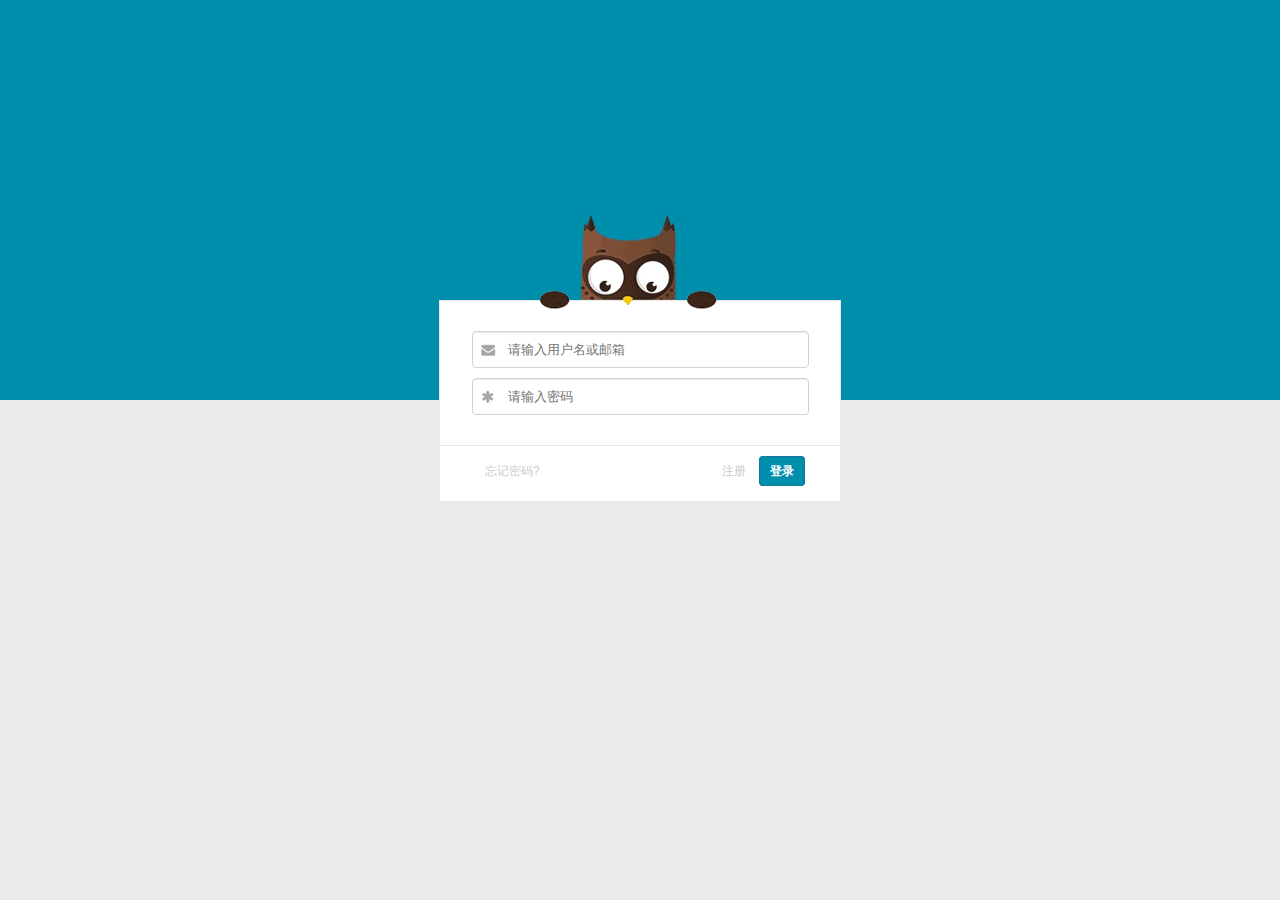
<file: Login/login.html>
﻿<!DOCTYPE HTML PUBLIC "-//W3C//DTD HTML 4.01 Transitional//EN" "http://www.w3c.org/TR/1999/REC-html401-19991224/loose.dtd">
<!-- saved from url=(0064)http://www.17sucai.com/preview/137615/2015-01-15/demo/index.html -->
<!DOCTYPE html PUBLIC "-//W3C//DTD XHTML 1.0 Transitional//EN" "http://www.w3.org/TR/xhtml1/DTD/xhtml1-transitional.dtd"><HTML 
xmlns="http://www.w3.org/1999/xhtml"><HEAD><META content="IE=11.0000" 
http-equiv="X-UA-Compatible">
 
<META http-equiv="Content-Type" content="text/html; charset=utf-8"> 
<TITLE>登录页面</TITLE> 
<SCRIPT src="js/jquery-1.9.1.min.js" type="text/javascript"></SCRIPT>
 
<STYLE>
body{
	background: #ebebeb;
	font-family: "Helvetica Neue","Hiragino Sans GB","Microsoft YaHei","\9ED1\4F53",Arial,sans-serif;
	color: #222;
	font-size: 12px;
}
*{padding: 0px;margin: 0px;}
.top_div{
	background: #008ead;
	width: 100%;
	height: 400px;
}
.ipt{
	border: 1px solid #d3d3d3;
	padding: 10px 10px;
	width: 290px;
	border-radius: 4px;
	padding-left: 35px;
	-webkit-box-shadow: inset 0 1px 1px rgba(0,0,0,.075);
	box-shadow: inset 0 1px 1px rgba(0,0,0,.075);
	-webkit-transition: border-color ease-in-out .15s,-webkit-box-shadow ease-in-out .15s;
	-o-transition: border-color ease-in-out .15s,box-shadow ease-in-out .15s;
	transition: border-color ease-in-out .15s,box-shadow ease-in-out .15s
}
.ipt:focus{
	border-color: #66afe9;
	outline: 0;
	-webkit-box-shadow: inset 0 1px 1px rgba(0,0,0,.075),0 0 8px rgba(102,175,233,.6);
	box-shadow: inset 0 1px 1px rgba(0,0,0,.075),0 0 8px rgba(102,175,233,.6)
}
.u_logo{
	background: url("images/username.png") no-repeat;
	padding: 10px 10px;
	position: absolute;
	top: 43px;
	left: 40px;

}
.p_logo{
	background: url("images/password.png") no-repeat;
	padding: 10px 10px;
	position: absolute;
	top: 12px;
	left: 40px;
}
a{
	text-decoration: none;
}
.tou{
	background: url("images/tou.png") no-repeat;
	width: 97px;
	height: 92px;
	position: absolute;
	top: -87px;
	left: 140px;
}
.left_hand{
	background: url("images/left_hand.png") no-repeat;
	width: 32px;
	height: 37px;
	position: absolute;
	top: -38px;
	left: 150px;
}
.right_hand{
	background: url("images/right_hand.png") no-repeat;
	width: 32px;
	height: 37px;
	position: absolute;
	top: -38px;
	right: -64px;
}
.initial_left_hand{
	background: url("images/hand.png") no-repeat;
	width: 30px;
	height: 20px;
	position: absolute;
	top: -12px;
	left: 100px;
}
.initial_right_hand{
	background: url("images/hand.png") no-repeat;
	width: 30px;
	height: 20px;
	position: absolute;
	top: -12px;
	right: -112px;
}
.left_handing{
	background: url("images/left-handing.png") no-repeat;
	width: 30px;
	height: 20px;
	position: absolute;
	top: -24px;
	left: 139px;
}
.right_handinging{
	background: url("images/right_handing.png") no-repeat;
	width: 30px;
	height: 20px;
	position: absolute;
	top: -21px;
	left: 210px;
}

</STYLE>
     
<SCRIPT type="text/javascript">
$(function(){
	//得到焦点
	$("#password").focus(function(){
		$("#left_hand").animate({
			left: "150",
			top: " -38"
		},{step: function(){
			if(parseInt($("#left_hand").css("left"))>140){
				$("#left_hand").attr("class","left_hand");
			}
		}}, 2000);
		$("#right_hand").animate({
			right: "-64",
			top: "-38px"
		},{step: function(){
			if(parseInt($("#right_hand").css("right"))> -70){
				$("#right_hand").attr("class","right_hand");
			}
		}}, 2000);
	});
	//失去焦点
	$("#password").blur(function(){
		$("#left_hand").attr("class","initial_left_hand");
		$("#left_hand").attr("style","left:100px;top:-12px;");
		$("#right_hand").attr("class","initial_right_hand");
		$("#right_hand").attr("style","right:-112px;top:-12px");
	});
});
</SCRIPT>
 
<META name="GENERATOR" content="MSHTML 11.00.9600.17496"></HEAD> 
<BODY>
<DIV class="top_div"></DIV>
<DIV style="background: rgb(255, 255, 255); margin: -100px auto auto; border: 1px solid rgb(231, 231, 231); border-image: none; width: 400px; height: 200px; text-align: center;">
<DIV style="width: 165px; height: 96px; position: absolute;">
<DIV class="tou"></DIV>
<DIV class="initial_left_hand" id="left_hand"></DIV>
<DIV class="initial_right_hand" id="right_hand"></DIV></DIV>
<P style="padding: 30px 0px 10px; position: relative;"><SPAN 
class="u_logo"></SPAN>         <INPUT class="ipt" type="text" placeholder="请输入用户名或邮箱" value=""> 
    </P>
<P style="position: relative;"><SPAN class="p_logo"></SPAN>         
<INPUT class="ipt" id="password" type="password" placeholder="请输入密码" value="">   
  </P>
<DIV style="height: 50px; line-height: 50px; margin-top: 30px; border-top-color: rgb(231, 231, 231); border-top-width: 1px; border-top-style: solid;">
<P style="margin: 0px 35px 20px 45px;"><SPAN style="float: left;"><A style="color: rgb(204, 204, 204);" 
href="javascript:void (0);">忘记密码?</A></SPAN>
           <SPAN style="float: right;"><A style="color: rgb(204, 204, 204); margin-right: 10px;" 
href="../Register/register.html">注册</A>
              <A style="background: rgb(0, 142, 173); padding: 7px 10px; border-radius: 4px; border: 1px solid rgb(26, 117, 152); border-image: none; color: rgb(255, 255, 255); font-weight: bold;" 
href="javascript:void (0);">登录</A>
           </SPAN>         </P></DIV></DIV>
		   <div style="text-align:center;">
</div></BODY></HTML>
</file>
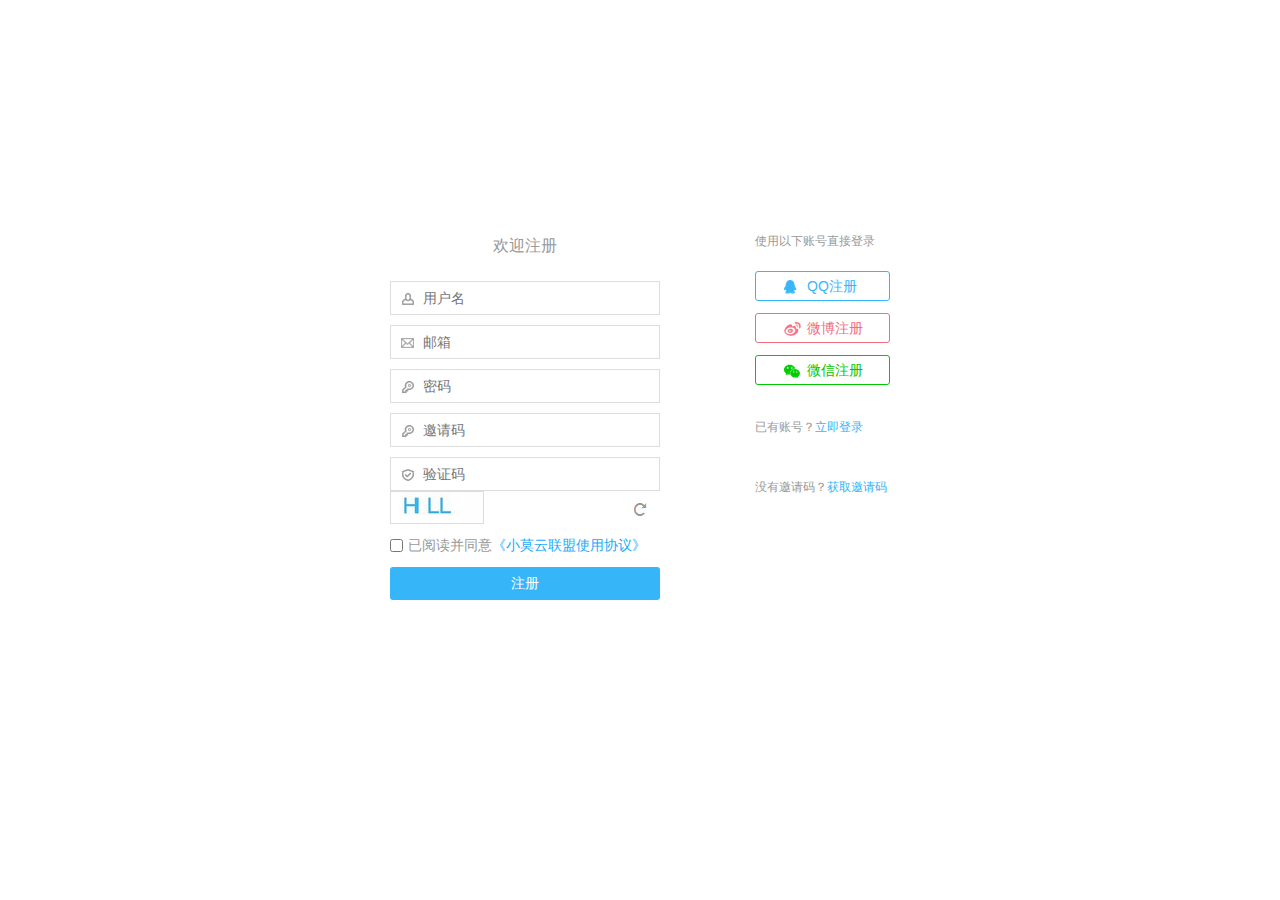
<file: Register/register.html>
<!DOCTYPE html>
<!-- saved from url=(0061)http://www.17sucai.com/preview/552981/2016-06-03/1/index.html -->
<html lang="en"><head><meta http-equiv="Content-Type" content="text/html; charset=UTF-8">
	
	<title>注册 - 小莫云联盟</title>
	<meta name="keywords" content="小莫云联盟">
	<meta name="content" content="小莫云联盟">
    <meta http-equiv="X-UA-Compatible" content="IE=edge, chrome=1">
    <link type="text/css" rel="stylesheet" href="css/login.css">
    <script type="text/javascript" src="js/jquery.min.js"></script>

<style type="text/css">
    .zhuce_body .zhuce_kong .zc{
        /*box-shadow: 0px 0px 2px rgba(0, 0,0, 0.2);*/
    }
    .zhuce_body .zhuce_kong .zc .bj_bai{
        background: rgba(255,255,255,0.8);
        border-radius: 5px 0px 0px 5px;
    }
    .zhuce_body .zhuce_kong .zc .bj_right{
        background: rgba(255,255,255,0.8);
        border-radius: 0px 5px 5px 0px;
    }
    .zhuce_body .zhuce_kong .zc .bj_bai div span{
        color: #fff;
    }
    .zhuce_body .zhuce_kong .zc .bj_bai .hui_kuang{
        width: 92px;
    }
.tb960x90 {display:none!important;display:none}
</style>
</head>
<body class="login_bj">

<div class="zhuce_body">
	<!--<div class="logo"><a href="#"><img src="images/logo.png" width="114" height="54" border="0"></a></div>-->
    <div class="zhuce_kong">
    	<div class="zc">
        	<div class="bj_bai">
            <h3 style="color: #999999">欢迎注册</h3>
       	  	  <form action="#" method="get">
                <input name="" type="text" class="kuang_txt phone" placeholder="用户名">
                <input name="" type="text" class="kuang_txt email" placeholder="邮箱">
                <input name="" type="text" class="kuang_txt possword" placeholder="密码">
                <input name="" type="text" class="kuang_txt possword" placeholder="邀请码">
                <input name="" type="text" class="kuang_txt yanzm" placeholder="验证码">
                <div>
                	<div class="hui_kuang"><img src="images/zc_22.jpg" width="92" height="31"></div>
                	<div class="shuaxin"><a href="javascript:void(0);"><img src="images/zc_25.jpg" width="13" height="14"></a></div>
                </div>
                <div>
               		<input name="" type="checkbox" value=""><span style="color:#999999;">已阅读并同意<a href="javascript:void(0);" target="_blank"><span class="lan">《小莫云联盟使用协议》</span></a></span>
                </div>
                <input name="注册" type="button" class="btn_zhuce" value="注册">
                
                </form>
            </div>
        	<div class="bj_right">
            	<p>使用以下账号直接登录</p>
                <a href="javascript:void(0);" class="zhuce_qq">QQ注册</a>
                <a href="javascript:void(0);" class="zhuce_wb">微博注册</a>
                <a href="javascript:void(0);" class="zhuce_wx">微信注册</a>
                <p>已有账号？<a href="../Login/login.html">立即登录</a></p>
                <p>没有邀请码？<a href="javascript:void (0);">获取邀请码</a></p>
            </div>
        </div>
        <!--<p>2017&copy;<a href="http://www.925i.cn" style="color: #fff;text-decoration: none;">小莫云联盟版权所有</a></p>-->
    </div>

</div>
    


</body></html>
</file>
<file: DanMu/dist/css/barrager.css>
.barrage{position: fixed;bottom:70px;right:-500px;display: inline-block;width: 500px;z-index: 99999}
.barrage_box{background-color: rgba(0,0,0,.5);padding-right: 8px; height: 40px;display: inline-block;border-radius: 25px;transition: all .3s;}
.barrage_box .portrait{ display: inline-block;margin-top: 4px; margin-left: 4px; width: 32px;height: 32px;border-radius: 50%;overflow: hidden;}
.barrage_box .portrait img{width: 100%;height: 100%;}
.barrage_box div.p a{ margin-right: 2px; font-size: 14px;color: #fff;line-height: 40px;margin-left: 18px; }
.barrage_box div.p a:hover{text-decoration: underline;}
.barrage_box .close{visibility: hidden;opacity: 0; text-align: center; width:25px;height: 25px;margin-left: 20px;border-radius: 50%;background:rgba(255,255,255,.1);margin-top:8px; background-image: url(close.png);}
.barrage_box:hover .close{visibility:visible;opacity: 1;}
.barrage_box .close a{display:block;}
.barrage_box .close .icon-close{font-size: 14px;color:rgba(255,255,255,.5);display: inline-block;margin-top: 5px; }
.barrage .z {float: left !important;}
.barrage  a{text-decoration:none;}
</file>
<file: TimeLine/lib/cntl.css>
/*滚动条美化*/
::-webkit-scrollbar {
	width: 7px;
	height: 7px;
}

::-webkit-scrollbar-track {
	background: transparent;

}
::-webkit-scrollbar-thumb {
	background: transparent;
	border-radius: 5px;
}

::-webkit-scrollbar-thumb:hover {
	background: #fff;
}

::-webkit-scrollbar-thumb:active {
	background: #fff;
}
/*滚动条美化结束*/

body {
	font-family: Arial;
}


.cntl {
	position: relative;
	width: 100%;
	overflow: hidden;
}

.cntl-center {
	left:0;
    right:0;
    margin-left:auto;
    margin-right:auto;
}

.cntl-bar {
	position: absolute;
	width: 10px;
	top: 0;
	bottom: 0;
	background-color: #ccc;
	box-shadow: inset 0px 0px 7px -2px #000;
}


.cntl-bar-fill {
	background-color: #009ABB;
	position: absolute;
	left:0;
	right:0;
	top:0;
	height:0;

}

.cntl-state {
	position: relative;
	width:100%;
	min-height: 200px;
	margin-bottom: 50px;
}

.cntl-state::after {
	display:block;
	content: ' ';
	clear:both;
}

.cntl-icon {
	border-radius: 50%;
	width: 80px;
	height: 80px;
	background-color: #00313C;
	border: solid 3px #009ABB;
	box-shadow: 0px 0px 19px -9px #000;
	position: absolute;
	top: 0;
	text-align: center;
	line-height: 80px;
	font-size: 40px;
	color: #fff;
}

.cntl-content {
	width: 40%;
	padding: 2%;
	background-color: rgba(238, 238, 238, 0.25);
	border-radius: 8px;
	border-bottom: solid 3px #009ABB;
	float:left;
	opacity:0;
	position:relative;
	margin-left:-40%;
}

.cntl-state:nth-child(2n+2) .cntl-content {
	float:right;
	margin-right:-40%;
}

.cntl-image {
	opacity:0;
	width: 40%;
	padding: 2%;
}

.cntl-state:nth-child(2n+1) .cntl-image {
	float:right;
}

.cntl-image img {
	width:100%;
}

.cntl-content h4 {
	font-size:20px;
	font-weight: normal;
	margin-bottom: 10px;
}


/*
animations
*/
.cntl-bar-fill,.cntl-content,.cntl-image {
	-webkit-transition: all 500ms ease;
	-moz-transition: all 500ms ease;
	-o-transition: all 500ms ease;
	-ms-transition: all 500ms ease;
	transition: all 500ms ease;
}

.cntl-state:nth-child(2n+2).cntl-animate .cntl-content {
	margin-right:0%;
}

.cntl-animate .cntl-content {
	opacity:1;
	margin-left:0%;
}

.cntl-animate .cntl-image {
	opacity:1;
}




/* mobile support */

@media (max-width: 600px) {

	.cntl-bar {
		left:auto;
		right: 37px;
	}

	.cntl-content {
		width:80%;
		float:none;
	}
	.cntl-state:nth-child(2n+2) .cntl-content {
		margi-right:0%;
		float:none;
	}

	.cntl-image {
		width:80%;
	}

	.cntl-state:nth-child(2n+1) .cntl-image {
		float:none;
	}

	.animate .cntl-content {
		margin-left: 2%;
	}

	.cntl-icon {
		left: auto;
		right: 0;
	}

}
</file>
<file: css/loginAndRegister.css>
* {
	list-style: none;
	text-decoration: none;
}

input[class='form-control'] {
	border-radius: 0;
	background: rgba(0, 0, 0, 0);
	color: #fff;
}

.addOnWadnH {
	width: 85px;
	height: 34px;
	padding: 0;
	border: 0;
	background-color: #fff;
	border-radius: 0;
}

.addOnStyle {
	background-color: #fff;
	border-radius: 0
}

.btn {
	border-radius: 0
}

#forgetPass {
	margin-left: 0
}

.bg {
	width: 100%;
	height: 100%;
	background-image: url("../images/login_bg_002_1.jpg");
	background-repeat: no-repeat;
	background-size: 100% 100%;
	-webkit-background-size: 100% 100%;
}

.login {
	padding: 10px 50px;
	background-color: rgba(34, 34, 34, .6);
	/*background-color:  rgba(255,255,255,.4);*/
	margin: 220px auto 40px auto;
	width: 350px;
	box-sizing: border-box;
	overflow: hidden;
}

.login-head {
	text-align: center;
	margin-bottom: 10px;
}

.login-head img {
	width: 80px;
	height: 80px;
	border-radius: 50%;
	box-sizing: border-box;
	border: 2px solid #fff;
	transform: rotateZ(-360deg);
	-webkit-transform: rotateZ(-360deg);
}

.login-title {
	color: #fff;
	display: none;
}

#login-btn {
	width: 120px;
}

#forgetPass {
	width: 85px;
	height: 34px;
	border: 0;
	background: rgba(0, 0, 0, 0);
	color: red;
	font-family: Arial;
}

#code {
	font-family: Arial;
	font-style: italic;
	font-weight: bold;
	border: 0;
	letter-spacing: 2px;
	color: #5cb85c;
	width: 85px;
	height: 34px;
	background: rgba(0, 0, 0, 0);
}

.loginGo {
	overflow: hidden;
}

.goIndex {
	color: #fff;
}
</file>
<file: css/shequ.css>
@charset "utf-8";
/*滚动条美化*/
::-webkit-scrollbar {
    width: 7px;
    height: 7px
}

::-webkit-scrollbar-track {
    /*background: #828282;*/
    background: transparent;
}
::-webkit-scrollbar-track:hover {
    background: #e3eaec;
}
::-webkit-scrollbar-thumb {
    background: transparent;
    border-radius: 5px;
}

::-webkit-scrollbar-thumb:hover {
    background: #00B7EE;
}

::-webkit-scrollbar-thumb:active {
    background: #00B7EE;
}
/*滚动条美化结束*/
/*滚动条美化结束*/
*{margin:0;padding:0;list-style-type:none;}
a,img{border:0;}
body{font-size:13px;background-color:#f0f0f0;}

#box_title{width:100%;font-weight:bold;line-height:30px;font-size:14px;}
/* con */
#con{width:100%;height:620px;margin:0px auto;border-top:1px solid #d6d6d6;border-bottom:1px solid #d6d6d6;background-color:#FFF;overflow-y:scroll;}
#con .bottomcover{position:absolute;bottom:0;height:35px;width:100%;background:none;pointer-events:none;background: url(../images/halftransp.png) no-repeat 0 -5px;}
#con ul{position:relative;margin:0px 10px 0px 0px;top:0;left:0;padding:0;}
#con ul li{width:100%;border-bottom:1px dotted #d6d6d6;padding:10px 0;_padding:8px 0;overflow:hidden;line-height:1.5;position: relative;}
#con ul li .div_left{
    float:left;
    width:100px;
    height: auto;
}
#con ul li .div_left .user_com_pic{
    width: 86px;
    height: 86px;
    border: 1px solid;
    box-sizing: border-box;
    border-radius: 50%;
    margin: 0 auto;
}
#con ul li .div_left .user_com_pic a img{
    width:84px;
    height: 84px;
    border-radius: 50%;
}
#con ul li .div_left .user_com_info{
    text-align: center;
    color: #00C1B3;
}
#con ul li .div_left a{
    display: block;
    width: 86px;
    height: 86px;
}
#con ul li .div_left a img{

}
#con ul li .div_right{float:right;width:470px;}
#con ul li .div_right a{color:#6EAFD5;padding:0px;}
#con ul li .div_right .user_item_pic{margin-bottom: 15px;}
#con ul li .div_right div img{width: 100px;height: 100px;}
#con ul li .div_right .twit_item_time{color:#999;position: absolute;left: 110px;bottom: 0px;}
#con ul li .div_right .item_con{position: absolute;right: 0px;bottom: 2px;}
#con ul li .div_right .item_con span{border-radius: 10px;background-color:#00b7ee;color: #fff;padding: 2px 4px;}
#con ul li .div_right .item_con span a{color: #fff;}
</file>
<file: css/pro-bars.min.css>
/*	ProBars v1.1, Copyright 2014, Joe Mottershaw, https://github.com/joemottershaw/
//	=============================================================================== */

.pro-bar-container{-moz-box-sizing:content-box;-webkit-box-sizing:content-box;box-sizing:content-box;width:100%;height:15px;border:2px solid #222;-webkit-border-radius:20px;-moz-border-radius:20px;border-radius:20px;background:#222;overflow:hidden}.pro-bar-container.color-turquoise{border-color:#1abc9c;background:#1abc9c}.pro-bar-container.color-green-sea{border-color:#16a085;background:#16a085}.pro-bar-container.color-emerald{border-color:#2ecc71;background:#2ecc71}.pro-bar-container.color-nephritis{border-color:#27ae60;background:#27ae60}.pro-bar-container.color-peter-river{border-color:#3498db;background:#3498db}.pro-bar-container.color-belize-hole{border-color:#2980b9;background:#2980b9}.pro-bar-container.color-amethyst{border-color:#9b59b6;background:#9b59b6}.pro-bar-container.color-wisteria{border-color:#8e44ad;background:#8e44ad}.pro-bar-container.color-wet-asphalt{border-color:#34495e;background:#34495e}.pro-bar-container.color-midnight-blue{border-color:#2c3e50;background:#2c3e50}.pro-bar-container.color-sun-flower{border-color:#f1c40f;background:#f1c40f}.pro-bar-container.color-orange{border-color:#f39c12;background:#f39c12}.pro-bar-container.color-carrot{border-color:#e67e22;background:#e67e22}.pro-bar-container.color-pumpkin{border-color:#d35400;background:#d35400}.pro-bar-container.color-alizarin{border-color:#e74c3c;background:#e74c3c}.pro-bar-container.color-pomegranate{border-color:#c0392b;background:#c0392b}.pro-bar-container.color-clouds{border-color:#ecf0f1;background:#ecf0f1}.pro-bar-container.color-silver{border-color:#bdc3c7;background:#bdc3c7}.pro-bar-container.color-concrete{border-color:#95a5a6;background:#95a5a6}.pro-bar-container.color-asbestos{border-color:#7f8c8d;background:#7f8c8d}.pro-bar{-moz-box-sizing:content-box;-webkit-box-sizing:content-box;box-sizing:content-box;width:0;height:15px;-webkit-border-radius:20px;-moz-border-radius:20px;border-radius:20px;background:#444}.pro-bar.bar-100{width:100%}.pro-bar.bar-99{width:99%}.pro-bar.bar-98{width:98%}.pro-bar.bar-97{width:97%}.pro-bar.bar-96{width:96%}.pro-bar.bar-95{width:95%}.pro-bar.bar-94{width:94%}.pro-bar.bar-93{width:93%}.pro-bar.bar-92{width:92%}.pro-bar.bar-91{width:91%}.pro-bar.bar-90{width:90%}.pro-bar.bar-89{width:89%}.pro-bar.bar-88{width:88%}.pro-bar.bar-87{width:87%}.pro-bar.bar-86{width:86%}.pro-bar.bar-85{width:85%}.pro-bar.bar-84{width:84%}.pro-bar.bar-83{width:83%}.pro-bar.bar-82{width:82%}.pro-bar.bar-81{width:81%}.pro-bar.bar-80{width:80%}.pro-bar.bar-79{width:79%}.pro-bar.bar-78{width:78%}.pro-bar.bar-77{width:77%}.pro-bar.bar-76{width:76%}.pro-bar.bar-75{width:75%}.pro-bar.bar-74{width:74%}.pro-bar.bar-73{width:73%}.pro-bar.bar-72{width:72%}.pro-bar.bar-71{width:71%}.pro-bar.bar-70{width:70%}.pro-bar.bar-69{width:69%}.pro-bar.bar-68{width:68%}.pro-bar.bar-67{width:67%}.pro-bar.bar-66{width:66%}.pro-bar.bar-65{width:65%}.pro-bar.bar-64{width:64%}.pro-bar.bar-63{width:63%}.pro-bar.bar-62{width:62%}.pro-bar.bar-61{width:61%}.pro-bar.bar-60{width:60%}.pro-bar.bar-59{width:59%}.pro-bar.bar-58{width:58%}.pro-bar.bar-57{width:57%}.pro-bar.bar-56{width:56%}.pro-bar.bar-55{width:55%}.pro-bar.bar-54{width:54%}.pro-bar.bar-53{width:53%}.pro-bar.bar-52{width:52%}.pro-bar.bar-51{width:51%}.pro-bar.bar-50{width:50%}.pro-bar.bar-49{width:49%}.pro-bar.bar-48{width:48%}.pro-bar.bar-47{width:47%}.pro-bar.bar-46{width:46%}.pro-bar.bar-45{width:45%}.pro-bar.bar-44{width:44%}.pro-bar.bar-43{width:43%}.pro-bar.bar-42{width:42%}.pro-bar.bar-41{width:41%}.pro-bar.bar-40{width:40%}.pro-bar.bar-39{width:39%}.pro-bar.bar-38{width:38%}.pro-bar.bar-37{width:37%}.pro-bar.bar-36{width:36%}.pro-bar.bar-35{width:35%}.pro-bar.bar-34{width:34%}.pro-bar.bar-33{width:33%}.pro-bar.bar-32{width:32%}.pro-bar.bar-31{width:31%}.pro-bar.bar-30{width:30%}.pro-bar.bar-29{width:29%}.pro-bar.bar-28{width:28%}.pro-bar.bar-27{width:27%}.pro-bar.bar-26{width:26%}.pro-bar.bar-25{width:25%}.pro-bar.bar-24{width:24%}.pro-bar.bar-23{width:23%}.pro-bar.bar-22{width:22%}.pro-bar.bar-21{width:21%}.pro-bar.bar-20{width:20%}.pro-bar.bar-19{width:19%}.pro-bar.bar-18{width:18%}.pro-bar.bar-17{width:17%}.pro-bar.bar-16{width:16%}.pro-bar.bar-15{width:15%}.pro-bar.bar-14{width:14%}.pro-bar.bar-13{width:13%}.pro-bar.bar-12{width:12%}.pro-bar.bar-11{width:11%}.pro-bar.bar-10{width:10%}.pro-bar.bar-9{width:9%}.pro-bar.bar-8{width:8%}.pro-bar.bar-7{width:7%}.pro-bar.bar-6{width:6%}.pro-bar.bar-5{width:5%}.pro-bar.bar-4{width:4%}.pro-bar.bar-3{width:3%}.pro-bar.bar-2{width:2%}.pro-bar.bar-1{width:1%}.pro-bar.bar-0{width:0}.pro-bar.color-turquoise{background:#1abc9c}.pro-bar.color-green-sea{background:#16a085}.pro-bar.color-emerald{background:#2ecc71}.pro-bar.color-nephritis{background:#27ae60}.pro-bar.color-peter-river{background:#3498db}.pro-bar.color-belize-hole{background:#2980b9}.pro-bar.color-amethyst{background:#9b59b6}.pro-bar.color-wisteria{background:#8e44ad}.pro-bar.color-wet-asphalt{background:#34495e}.pro-bar.color-midnight-blue{background:#2c3e50}.pro-bar.color-sun-flower{background:#f1c40f}.pro-bar.color-orange{background:#f39c12}.pro-bar.color-carrot{background:#e67e22}.pro-bar.color-pumpkin{background:#d35400}.pro-bar.color-alizarin{background:#e74c3c}.pro-bar.color-pomegranate{background:#c0392b}.pro-bar.color-clouds{background:#ecf0f1}.pro-bar.color-silver{background:#bdc3c7}.pro-bar.color-concrete{background:#95a5a6}.pro-bar.color-asbestos{background:#7f8c8d}@-webkit-keyframes progressStripeLTR{to{background-position:30px 0}}@-moz-keyframes progressStripeLTR{to{background-position:30px 0}}@-ms-keyframes progressStripeLTR{to{background-position:30px 0}}@-o-keyframes progressStripeLTR{to{background-position:30px 0}}@keyframes progressStripeLTR{to{background-position:30px 0}}@-webkit-keyframes progressStripeRTL{to{background-position:-30px 0}}@-moz-keyframes progressStripeRTL{to{background-position:-30px 0}}@-ms-keyframes progressStripeRTL{to{background-position:-30px 0}}@-o-keyframes progressStripeRTL{to{background-position:-30px 0}}@keyframes progressStripeRTL{to{background-position:-30px 0}}.pro-bar-candy{width:100%;height:15px;-webkit-border-radius:20px;-moz-border-radius:20px;border-radius:20px;background-image:-webkit-linear-gradient(-45deg,rgba(255,255,255,.25) 25%,transparent 25%,transparent 50%,rgba(255,255,255,.25) 50%,rgba(255,255,255,.25) 75%,transparent 75%,transparent);background-image:-moz-linear-gradient(-45deg,rgba(255,255,255,.25) 25%,transparent 25%,transparent 50%,rgba(255,255,255,.25) 50%,rgba(255,255,255,.25) 75%,transparent 75%,transparent);background-image:-ms-linear-gradient(-45deg,rgba(255,255,255,.25) 25%,transparent 25%,transparent 50%,rgba(255,255,255,.25) 50%,rgba(255,255,255,.25) 75%,transparent 75%,transparent);background-image:-o-linear-gradient(-45deg,rgba(255,255,255,.25) 25%,transparent 25%,transparent 50%,rgba(255,255,255,.25) 50%,rgba(255,255,255,.25) 75%,transparent 75%,transparent);background-image:linear-gradient(-45deg,rgba(255,255,255,.25) 25%,transparent 25%,transparent 50%,rgba(255,255,255,.25) 50%,rgba(255,255,255,.25) 75%,transparent 75%,transparent);background-repeat:repeat-x;background-size:30px 30px}.pro-bar-candy.candy-ltr{-webkit-animation:progressStripeLTR .6s linear infinite;-moz-animation:progressStripeLTR .6s linear infinite;-ms-animation:progressStripeLTR .6s linear infinite;-o-animation:progressStripeLTR .6s linear infinite;animation:progressStripeLTR .6s linear infinite}.pro-bar-candy.candy-rtl{-webkit-animation:progressStripeRTL .6s linear infinite;-moz-animation:progressStripeRTL .6s linear infinite;-ms-animation:progressStripeRTL .6s linear infinite;-o-animation:progressStripeRTL .6s linear infinite;animation:progressStripeRTL .6s linear infinite}
</file>
<file: css/style.min.css>
/*	Backbone v1.7, Copyright 2014, Joe Mottershaw, https://github.com/joemottershaw/
//	================================================================================ */

*, :after, :before {
    -moz-box-sizing: border-box;
    -webkit-box-sizing: border-box;
    box-sizing: border-box
}

html {
    height: 100%
}

body {
    height: 100%;
    margin: 0;
    padding: 0;
    background: #f0f0f0;
    color: #888;
    font-family: Verdana, Geneva, sans-serif;
    font-size: .8em;
    font-weight: 400;
    line-height: 2em;
    letter-spacing: 0;
    overflow-x: hidden;
    scrollbar-face-color: #828282;
    scrollbar-3dlight-color: #9b9b9b;
    scrollbar-highlight-color: #a8a8a8;
    scrollbar-track-color: #4f4f4f;
    scrollbar-arrow-color: #fff;
    scrollbar-shadow-color: #696969;
    scrollbar-dark-shadow-color: #5c5c5c
}

#no-script {
    border: 1px solid #ffed7d;
    border-width: 1px;
    -webkit-border-radius: 3px;
    -moz-border-radius: 3px;
    border-radius: 3px;
    padding: 20px;
    background: #fff6bf;
    color: #7b7b7b
}

#no-script a {
    color: #0b8593
}

#no-script a:hover {
    color: #0fb0c2
}

::-webkit-scrollbar {
    width: 7px;
    height: 7px
}

::-webkit-scrollbar-track {
    background: #828282
}

::-webkit-scrollbar-thumb {
    background: #353535;
    border-radius: 0
}

::-webkit-scrollbar-thumb:hover {
    background: #424242;
    cursor: pointer
}

::-webkit-scrollbar-thumb:active {
    background: #292929
}

::-moz-selection {
    background: #0b8593;
    color: #FFF;
    text-shadow: 1px 1px 0 #000
}

::selection {
    background: #0b8593;
    color: #FFF;
    text-shadow: 1px 1px 0 #000
}

.clear, .clearfix:after {
    display: block;
    width: 0;
    height: 0;
    overflow: hidden;
    clear: both;
    visibility: hidden;
    content: " "
}

.container {
    display: block;
    width: 940px;
    min-width: 280px;
    min-height: 1px;
    margin: 0 auto 20px;
    padding: 0;
    position: relative;
    -webkit-transition: all .2s ease-in-out;
    -moz-transition: all .2s ease-in-out;
    -o-transition: all .2s ease-in-out;
    -ms-transition: all .2s ease-in-out;
    transition: all .2s ease-in-out
}

.container:after {
    display: block;
    width: 0;
    height: 0;
    overflow: hidden;
    clear: both;
    visibility: hidden;
    content: " "
}

.container .one-half, .container .one-quarter, .container .one-third, .container .one-whole, .container .three-quarter, .container .two-quarter, .container .two-third {
    min-height: 1px;
    margin-right: 20px;
    margin-bottom: 20px;
    position: relative;
    float: left;
    -webkit-transition: all .2s ease-in-out;
    -moz-transition: all .2s ease-in-out;
    -o-transition: all .2s ease-in-out;
    -ms-transition: all .2s ease-in-out;
    transition: all .2s ease-in-out
}

.container .one-half.boxed, .container .one-quarter.boxed, .container .one-third.boxed, .container .one-whole.boxed, .container .three-quarter.boxed, .container .two-quarter.boxed, .container .two-third.boxed {
    border: 1px solid #ddd;
    border-width: 1px;
    -webkit-border-radius: 3px;
    -moz-border-radius: 3px;
    border-radius: 3px;
    padding: 20px;
    background: #fff
}

.container .one-half.boxed.p-remove, .container .one-quarter.boxed.p-remove, .container .one-third.boxed.p-remove, .container .one-whole.boxed.p-remove, .container .three-quarter.boxed.p-remove, .container .two-quarter.boxed.p-remove, .container .two-third.boxed.p-remove {
    padding: 0
}

.container .one-half.boxed.p-ten, .container .one-quarter.boxed.p-ten, .container .one-third.boxed.p-ten, .container .one-whole.boxed.p-ten, .container .three-quarter.boxed.p-ten, .container .two-quarter.boxed.p-ten, .container .two-third.boxed.p-ten {
    padding: 10px
}

.container .one-half.boxed.p-twenty, .container .one-quarter.boxed.p-twenty, .container .one-third.boxed.p-twenty, .container .one-whole.boxed.p-twenty, .container .three-quarter.boxed.p-twenty, .container .two-quarter.boxed.p-twenty, .container .two-third.boxed.p-twenty {
    padding: 20px
}

.container .one-half.boxed.p-thirty, .container .one-quarter.boxed.p-thirty, .container .one-third.boxed.p-thirty, .container .one-whole.boxed.p-thirty, .container .three-quarter.boxed.p-thirty, .container .two-quarter.boxed.p-thirty, .container .two-third.boxed.p-thirty {
    padding: 30px
}

.container .one-half.boxed.p-fourty, .container .one-quarter.boxed.p-fourty, .container .one-third.boxed.p-fourty, .container .one-whole.boxed.p-fourty, .container .three-quarter.boxed.p-fourty, .container .two-quarter.boxed.p-fourty, .container .two-third.boxed.p-fourty {
    padding: 40px
}

.container .one-half.boxed.p-fifty, .container .one-quarter.boxed.p-fifty, .container .one-third.boxed.p-fifty, .container .one-whole.boxed.p-fifty, .container .three-quarter.boxed.p-fifty, .container .two-quarter.boxed.p-fifty, .container .two-third.boxed.p-fifty {
    padding: 50px
}

.container .one-whole {
    width: 100%
}

.container .one-half {
    width: 460px
}

.container .one-third {
    width: 300px
}

.container .two-third {
    width: 620px
}

.container .one-quarter {
    width: 220px
}

.container .two-quarter {
    width: 460px
}

.container .three-quarter {
    width: 700px
}

.container .one-half.last, .container .one-quarter.last, .container .one-third.last, .container .one-whole, .container .three-quarter.last, .container .two-quarter.last, .container .two-third.last {
    margin-right: 0
}

.container .one-half.last:after, .container .one-quarter.last:after, .container .one-third.last:after, .container .one-whole:after, .container .three-quarter.last:after, .container .two-quarter.last:after, .container .two-third.last:after {
    display: block;
    width: 0;
    height: 0;
    overflow: hidden;
    visibility: hidden;
    clear: both;
    content: " "
}

.one-half-percent, .one-quarter-percent, .one-third-percent, .one-whole-percent, .three-quarter-percent, .two-quarter-percent, .two-third-percent {
    min-height: 1px;
    margin-bottom: 20px;
    position: relative;
    float: left;
    -webkit-transition: all .2s ease-in-out;
    -moz-transition: all .2s ease-in-out;
    -o-transition: all .2s ease-in-out;
    -ms-transition: all .2s ease-in-out;
    transition: all .2s ease-in-out
}

.one-half-percent.alpha, .one-quarter-percent.alpha, .one-third-percent.alpha, .one-whole-percent.alpha, .three-quarter-percent.alpha, .two-quarter-percent.alpha, .two-third-percent.alpha {
    padding-left: 10px
}

.one-half-percent.omega, .one-quarter-percent.omega, .one-third-percent.omega, .one-whole-percent.omega, .three-quarter-percent.omega, .two-quarter-percent.omega, .two-third-percent.omega {
    padding-right: 10px
}

.one-half-percent.boxed, .one-quarter-percent.boxed, .one-third-percent.boxed, .one-whole-percent.boxed, .three-quarter-percent.boxed, .two-quarter-percent.boxed, .two-third-percent.boxed {
    border: 1px solid #ddd;
    border-top-width: 1px;
    border-bottom-width: 1px;
    border-left-width: 1px;
    -webkit-border-radius: 3px;
    -moz-border-radius: 3px;
    border-radius: 3px;
    border-right: 0;
    padding: 20px;
    background: #fff
}

.one-half-percent.boxed.p-remove, .one-quarter-percent.boxed.p-remove, .one-third-percent.boxed.p-remove, .one-whole-percent.boxed.p-remove, .three-quarter-percent.boxed.p-remove, .two-quarter-percent.boxed.p-remove, .two-third-percent.boxed.p-remove {
    padding: 0
}

.one-half-percent.boxed.p-ten, .one-quarter-percent.boxed.p-ten, .one-third-percent.boxed.p-ten, .one-whole-percent.boxed.p-ten, .three-quarter-percent.boxed.p-ten, .two-quarter-percent.boxed.p-ten, .two-third-percent.boxed.p-ten {
    padding: 10px
}

.one-half-percent.boxed.p-twenty, .one-quarter-percent.boxed.p-twenty, .one-third-percent.boxed.p-twenty, .one-whole-percent.boxed.p-twenty, .three-quarter-percent.boxed.p-twenty, .two-quarter-percent.boxed.p-twenty, .two-third-percent.boxed.p-twenty {
    padding: 20px
}

.one-half-percent.boxed.p-thirty, .one-quarter-percent.boxed.p-thirty, .one-third-percent.boxed.p-thirty, .one-whole-percent.boxed.p-thirty, .three-quarter-percent.boxed.p-thirty, .two-quarter-percent.boxed.p-thirty, .two-third-percent.boxed.p-thirty {
    padding: 30px
}

.one-half-percent.boxed.p-fourty, .one-quarter-percent.boxed.p-fourty, .one-third-percent.boxed.p-fourty, .one-whole-percent.boxed.p-fourty, .three-quarter-percent.boxed.p-fourty, .two-quarter-percent.boxed.p-fourty, .two-third-percent.boxed.p-fourty {
    padding: 40px
}

.one-half-percent.boxed.p-fifty, .one-quarter-percent.boxed.p-fifty, .one-third-percent.boxed.p-fifty, .one-whole-percent.boxed.p-fifty, .three-quarter-percent.boxed.p-fifty, .two-quarter-percent.boxed.p-fifty, .two-third-percent.boxed.p-fifty {
    padding: 50px
}

.one-whole-percent {
    width: 100%
}

.one-half-percent {
    width: 50%
}

.one-third-percent {
    width: 33.33%
}

.two-third-percent {
    width: 66.66%
}

.one-quarter-percent {
    width: 25%
}

.two-quarter-percent {
    width: 50%
}

.three-quarter-percent {
    width: 75%
}

.one-half-percent.last:after, .one-quarter-percent.last:after, .one-third-percent.last:after, .one-whole-percent:after, .three-quarter-percent.last:after, .two-quarter-percent.last:after, .two-third-percent.last:after {
    display: block;
    width: 0;
    height: 0;
    overflow: hidden;
    visibility: hidden;
    clear: both;
    content: " "
}

.one-half-percent.last.boxed, .one-quarter-percent.last.boxed, .one-third-percent.last.boxed, .one-whole-percent.boxed, .three-quarter-percent.last.boxed, .two-quarter-percent.last.boxed, .two-third-percent.last.boxed {
    border: 1px solid #ddd;
    border-width: 1px
}

@media only screen and (min-width: 1200px) {
    .container {
        width: 1180px
    }

    .container .one-half {
        width: 580px
    }

    .container .one-third {
        width: 380px
    }

    .container .two-third {
        width: 780px
    }

    .container .one-quarter {
        width: 280px
    }

    .container .two-quarter {
        width: 580px
    }

    .container .three-quarter {
        width: 880px
    }
}

@media only screen and (max-width: 979px) {
    .container {
        width: 748px
    }

    .container .one-half {
        width: 364px
    }

    .container .one-third {
        width: 236px
    }

    .container .two-third {
        width: 492px
    }

    .container .one-quarter {
        width: 172px
    }

    .container .two-quarter {
        width: 364px
    }

    .container .three-quarter {
        width: 556px
    }

    .one-half-percent.desktop-tablet, .one-quarter-percent.desktop-tablet, .one-third-percent.desktop-tablet, .three-quarter-percent.desktop-tablet, .two-quarter-percent.desktop-tablet, .two-third-percent.desktop-tablet {
        width: 100%
    }

    .one-half-percent.desktop-tablet.alpha, .one-quarter-percent.desktop-tablet.alpha, .one-third-percent.desktop-tablet.alpha, .three-quarter-percent.desktop-tablet.alpha, .two-quarter-percent.desktop-tablet.alpha, .two-third-percent.desktop-tablet.alpha {
        padding-left: 0
    }

    .one-half-percent.desktop-tablet.omega, .one-quarter-percent.desktop-tablet.omega, .one-third-percent.desktop-tablet.omega, .three-quarter-percent.desktop-tablet.omega, .two-quarter-percent.desktop-tablet.omega, .two-third-percent.desktop-tablet.omega {
        padding-right: 0
    }

    .one-half-percent.desktop-tablet.boxed, .one-quarter-percent.desktop-tablet.boxed, .one-third-percent.desktop-tablet.boxed, .three-quarter-percent.desktop-tablet.boxed, .two-quarter-percent.desktop-tablet.boxed, .two-third-percent.desktop-tablet.boxed {
        border: 1px solid #ddd;
        border-width: 1px
    }
}

@media only screen and (max-width: 767px) {
    .container {
        width: 100%;
        padding: 0 20px
    }

    .container .one-half, .container .one-quarter, .container .one-third, .container .three-quarter, .container .two-quarter, .container .two-third {
        width: 100%;
        margin-right: 0
    }

    .one-half-percent.tablet-mobile, .one-quarter-percent.tablet-mobile, .one-third-percent.tablet-mobile, .three-quarter-percent.tablet-mobile, .two-quarter-percent.tablet-mobile, .two-third-percent.tablet-mobile {
        width: 100%
    }

    .one-half-percent.tablet-mobile.alpha, .one-quarter-percent.tablet-mobile.alpha, .one-third-percent.tablet-mobile.alpha, .three-quarter-percent.tablet-mobile.alpha, .two-quarter-percent.tablet-mobile.alpha, .two-third-percent.tablet-mobile.alpha {
        padding-left: 0
    }

    .one-half-percent.tablet-mobile.omega, .one-quarter-percent.tablet-mobile.omega, .one-third-percent.tablet-mobile.omega, .three-quarter-percent.tablet-mobile.omega, .two-quarter-percent.tablet-mobile.omega, .two-third-percent.tablet-mobile.omega {
        padding-right: 0
    }

    .one-half-percent.tablet-mobile.boxed, .one-quarter-percent.tablet-mobile.boxed, .one-third-percent.tablet-mobile.boxed, .three-quarter-percent.tablet-mobile.boxed, .two-quarter-percent.tablet-mobile.boxed, .two-third-percent.tablet-mobile.boxed {
        border: 1px solid #ddd;
        border-width: 1px
    }
}

@media only screen and (max-width: 479px) {
    .one-half-percent, .one-quarter-percent, .one-third-percent, .three-quarter-percent, .two-quarter-percent, .two-third-percent {
        width: 100%
    }

    .one-half-percent.alpha, .one-quarter-percent.alpha, .one-third-percent.alpha, .three-quarter-percent.alpha, .two-quarter-percent.alpha, .two-third-percent.alpha {
        padding-left: 0
    }

    .one-half-percent.omega, .one-quarter-percent.omega, .one-third-percent.omega, .three-quarter-percent.omega, .two-quarter-percent.omega, .two-third-percent.omega {
        padding-right: 0
    }

    .one-half-percent.boxed, .one-quarter-percent.boxed, .one-third-percent.boxed, .three-quarter-percent.boxed, .two-quarter-percent.boxed, .two-third-percent.boxed {
        border: 1px solid #ddd;
        border-width: 1px
    }
}

a:active, a:link, a:visited {
    color: #0b8593;
    font-weight: inherit;
    text-decoration: none;
    -webkit-transition: color .2s ease-out;
    -moz-transition: color .2s ease-out;
    -o-transition: color .2s ease-out;
    -ms-transition: color .2s ease-out;
    transition: color .2s ease-out
}

a:focus, a:hover {
    color: #0fb0c2;
    text-decoration: none
}

b, strong {
    font-weight: 700
}

hr {
    margin: 0 0 20px;
    border: 0;
    border-bottom: 1px solid #e2e2e2;
    clear: both
}

hr.dotted {
    border-style: dotted
}

hr.dashed {
    border-style: dashed
}

hr.double {
    border-style: double
}

h1 {
    color: #0b8593;
    font-family: Verdana, Geneva, sans-serif;
    font-size: 2em;
    font-weight: 400;
    font-variant: normal;
    text-transform: none;
    letter-spacing: 0
}

blockquote {
    outline: 0;
    margin: 0 0 20px;
    border-left: 5px solid #e2e2e2;
    padding: 20px;
    background: #fff;
    color: #7b7b7b;
    -webkit-transition: border-color .2s ease-in-out;
    -moz-transition: border-color .2s ease-in-out;
    -o-transition: border-color .2s ease-in-out;
    -ms-transition: border-color .2s ease-in-out;
    transition: border-color .2s ease-in-out
}

blockquote:after, blockquote:before {
    content: '';
    content: none
}

blockquote:hover {
    border-color: #0b8593
}

blockquote cite {
    display: block;
    margin-bottom: 15px;
    font-size: 80%;
    color: #888
}

blockquote cite:before {
    content: "\2014 \2009"
}

abbr {
    border-bottom: 1px dotted #e2e2e2;
    cursor: help
}

ol, ul {
    margin: 0 0 20px
}

ol:after, ul:after {
    display: block;
    width: 0;
    height: 0;
    overflow: hidden;
    clear: both;
    visibility: hidden;
    content: " "
}

ol.unstyled, ul.unstyled {
    margin: 0 0 20px;
    padding: 0;
    color: inherit;
    list-style-type: none
}

ol.inline > li, ul.inline > li {
    display: inline-block;
    padding: 0;
    float: left
}

ol.inline > li:after, ul.inline > li:after {
    content: "\0020";
    display: block;
    height: 0;
    clear: both;
    visibility: hidden
}

ol.circle, ul.circle {
    list-style: circle
}

ol.disc, ul.disc {
    list-style: disc
}

ol.square, ul.square {
    list-style: square
}

code {
    border: 1px solid #DDD;
    -webkit-border-radius: 3px;
    -moz-border-radius: 3px;
    border-radius: 3px;
    padding: 2px 5px;
    background: #FFF;
    color: #D14;
    white-space: nowrap;
    -webkit-transition: all .2s ease-in-out;
    -moz-transition: all .2s ease-in-out;
    -o-transition: all .2s ease-in-out;
    -ms-transition: all .2s ease-in-out;
    transition: all .2s ease-in-out
}

code:hover {
    border-color: #d0d0d0
}

pre {
    margin: 0 auto 20px;
    border: 1px solid #DDD;
    -webkit-border-radius: 3px;
    -moz-border-radius: 3px;
    border-radius: 3px;
    background: #FFF;
    padding: 20px;
    line-height: normal;
    -webkit-transition: all .2s ease-in-out;
    -moz-transition: all .2s ease-in-out;
    -o-transition: all .2s ease-in-out;
    -ms-transition: all .2s ease-in-out;
    transition: all .2s ease-in-out
}

pre:hover {
    border-color: #d0d0d0
}

pre code {
    border: 0;
    -webkit-border-radius: 0;
    -moz-border-radius: 0;
    border-radius: 0;
    padding: 0;
    background: inherit;
    color: inherit
}

label {
    display: inline-block;
    margin: 0 0 20px
}

label:hover {
    cursor: pointer
}

input[type=email], input[type=file], input[type=number], input[type=password], input[type=search], input[type=tel], input[type=text], input[type=url], select, textarea {
    display: block;
    width: 300px;
    height: 40px;
    margin: 0 0 20px;
    outline: 0;
    border: 1px solid #e2e2e2;
    border-width: 1px;
    -webkit-border-radius: 0;
    -moz-border-radius: 0;
    border-radius: 0;
    padding: 6px;
    background: #fff;
    color: #6b6b6b;
    font-family: Verdana, Geneva, sans-serif;
    font-size: .9em;
    font-weight: 400;
    font-variant: normal;
    text-transform: none;
    letter-spacing: 0;
    line-height: normal;
    -webkit-transition: all .2s ease-in-out;
    -moz-transition: all .2s ease-in-out;
    -o-transition: all .2s ease-in-out;
    -ms-transition: all .2s ease-in-out;
    transition: all .2s ease-in-out
}

input[type=email]:hover, input[type=file]:hover, input[type=number]:hover, input[type=password]:hover, input[type=search]:hover, input[type=tel]:hover, input[type=text]:hover, input[type=url]:hover, select:hover, textarea:hover {
    border-color: #d5d5d5
}

input[type=email]:focus, input[type=file]:focus, input[type=number]:focus, input[type=password]:focus, input[type=search]:focus, input[type=tel]:focus, input[type=text]:focus, input[type=url]:focus, select:focus, textarea:focus {
    border-color: #c9c9c9
}

input[type=email].h-small, input[type=file].h-small, input[type=number].h-small, input[type=password].h-small, input[type=search].h-small, input[type=tel].h-small, input[type=text].h-small, input[type=url].h-small, select.h-small, textarea.h-small {
    height: 30px;
    font-size: 80%
}

input[type=email].h-medium, input[type=file].h-medium, input[type=number].h-medium, input[type=password].h-medium, input[type=search].h-medium, input[type=tel].h-medium, input[type=text].h-medium, input[type=url].h-medium, select.h-medium, textarea.h-medium {
    height: 40px;
    font-size: 100%
}

input[type=email].h-large, input[type=file].h-large, input[type=number].h-large, input[type=password].h-large, input[type=search].h-large, input[type=tel].h-large, input[type=text].h-large, input[type=url].h-large, select.h-large, textarea.h-large {
    height: 50px;
    font-size: 120%
}

input[type=email].success, input[type=file].success, input[type=number].success, input[type=password].success, input[type=search].success, input[type=tel].success, input[type=text].success, input[type=url].success, select.success, textarea.success {
    border-color: #74BE93
}

input[type=email].warning, input[type=file].warning, input[type=number].warning, input[type=password].warning, input[type=search].warning, input[type=tel].warning, input[type=text].warning, input[type=url].warning, select.warning, textarea.warning {
    border-color: #EAAF51
}

input[type=email].error, input[type=file].error, input[type=number].error, input[type=password].error, input[type=search].error, input[type=tel].error, input[type=text].error, input[type=url].error, select.error, textarea.error {
    border-color: #C3665D
}

input.w-small, select.w-small, textarea.w-small {
    width: 180px
}

input.w-medium, select.w-medium, textarea.w-medium {
    width: 300px
}

input.w-large, select.w-large, textarea.w-large {
    width: 420px
}

input.w-full, select.w-full, textarea.w-full {
    width: 100%
}

textarea {
    max-width: 300px
}

textarea.w-small {
    max-width: 220px
}

textarea.w-medium {
    max-width: 300px
}

textarea.w-large {
    max-width: 420px
}

textarea.w-full {
    max-width: 100%
}

select, select[multiple] {
    padding: 6px;
    cursor: pointer
}

select[multiple] {
    height: auto !important
}

textarea {
    height: 120px;
    font-variant: normal !important;
    text-transform: none !important
}

textarea.mono {
    font-family: 'Courier New', Courier, monospace
}

textarea.no-resize {
    resize: none
}

textarea.h-small {
    height: 80px
}

textarea.h-large {
    height: 160px
}

input[type=checkbox], input[type=radio] {
    margin: 0 5px 0 0;
    position: relative;
    top: 2px
}

.button.w-small, a.button.w-small, button.w-small, input[type=button].w-small, input[type=reset].w-small, input[type=submit].w-small {
    min-width: 100px
}

.button.w-medium, a.button.w-medium, button.w-medium, input[type=button].w-medium, input[type=reset].w-medium, input[type=submit].w-medium {
    min-width: 125px
}

.button.w-large, a.button.w-large, button.w-large, input[type=button].w-large, input[type=reset].w-large, input[type=submit].w-large {
    min-width: 150px
}

.button.w-full, a.button.w-full, button.w-full, input[type=button].w-full, input[type=reset].w-full, input[type=submit].w-full {
    width: 100%
}

.button.h-small, a.button.h-small, button.h-small, input[type=button].h-small, input[type=reset].h-small, input[type=submit].h-small {
    min-height: 30px;
    font-size: 80%
}

.button.h-medium, a.button.h-medium, button.h-medium, input[type=button].h-medium, input[type=reset].h-medium, input[type=submit].h-medium {
    min-height: 40px;
    font-size: 100%
}

.button.h-large, a.button.h-large, button.h-large, input[type=button].h-large, input[type=reset].h-large, input[type=submit].h-large {
    min-height: 50px;
    font-size: 120%
}

.button.disabled, .button.disabled:active, .button.disabled:hover, a.button.disabled, a.button.disabled:active, a.button.disabled:hover, button.disabled, button.disabled:active, button.disabled:hover, input[type=button].disabled, input[type=button].disabled:active, input[type=button].disabled:hover, input[type=reset].disabled, input[type=reset].disabled:active, input[type=reset].disabled:hover, input[type=submit].disabled, input[type=submit].disabled:active, input[type=submit].disabled:hover {
    border-color: #292929;
    background: #353535;
    color: #e6e6e6
}

.button:hover, a.button:hover, button:hover, input[type=button]:hover, input[type=reset]:hover, input[type=submit]:hover {
    border-color: #0b8593;
    background: #0d9aab;
    color: #fff
}

.button:active, a.button:active, button:active, input[type=button]:active, input[type=reset]:active, input[type=submit]:active {
    border-color: #09707b;
    background: #0b8593;
    color: #fff
}

.button, a.button {
    line-height: 40px;
    cursor: pointer
}

.button.h-small, a.button.h-small {
    line-height: 30px
}

.button.h-medium, a.button.h-medium {
    line-height: 40px
}

.button.h-large, a.button.h-large {
    line-height: 50px
}

button::-moz-focus-inner, input::-moz-focus-inner {
    border: 0;
    padding: 0
}

@media only screen and (max-width: 767px) {
    input.w-large, input.w-medium, input.w-small, input[type=email], input[type=file], input[type=number], input[type=password], input[type=search], input[type=tel], input[type=text], input[type=url], select, select.w-large, select.w-medium, select.w-small, textarea, textarea.w-large, textarea.w-medium, textarea.w-small {
        width: 100%;
        max-width: 100%;
        float: none
    }
}

@media only screen and (max-width: 479px) {
    .button, .button.w-large, .button.w-medium, .button.w-small, a.button, a.button.w-large, a.button.w-medium, a.button.w-small, button, button.w-large, button.w-medium, button.w-small, input[type=button], input[type=button].w-large, input[type=button].w-medium, input[type=button].w-small, input[type=reset], input[type=reset].w-large, input[type=reset].w-medium, input[type=reset].w-small, input[type=submit], input[type=submit].w-large, input[type=submit].w-medium, input[type=submit].w-small {
        width: 100%;
        max-width: 100%;
        float: none
    }
}

span.font-xx-small {
    font-size: 70%
}

span.font-x-small {
    font-size: 80%
}

span.font-small {
    font-size: 90%
}

span.font-large {
    font-size: 110%
}

span.font-x-large {
    font-size: 120%
}

span.font-xx-large {
    font-size: 130%
}

.remove-margin {
    margin: 0 !important
}

.remove-top-margin {
    margin-top: 0 !important
}

.remove-right-margin {
    margin-right: 0 !important
}

.remove-bottom-margin {
    margin-bottom: 0 !important
}

.remove-left-margin {
    margin-left: 0 !important
}

.bm-remove {
    margin-bottom: 0 !important
}

.bm-smaller {
    margin-bottom: 5px !important
}

.bm-small {
    margin-bottom: 10px !important
}

.bm-medium {
    margin-bottom: 20px !important
}

.bm-large {
    margin-bottom: 30px !important
}

.bm-larger {
    margin-bottom: 40px !important
}

.tm-remove {
    margin-top: 0 !important
}

.tm-smaller {
    margin-top: 5px !important
}

.tm-small {
    margin-top: 10px !important
}

.tm-medium {
    margin-top: 20px !important
}

.tm-large {
    margin-top: 30px !important
}

.tm-larger {
    margin-top: 40px !important
}

.remove-padding {
    padding: 0 !important
}

.remove-top-padding {
    padding-top: 0 !important
}

.remove-right-padding {
    padding-right: 0 !important
}

.remove-bottom-padding {
    padding-bottom: 0 !important
}

.remove-left-padding {
    padding-left: 0 !important
}

.text-left {
    text-align: left !important
}

.text-center {
    text-align: center !important
}

.text-right {
    text-align: right !important
}

.text-justify {
    text-align: justify !important
}

.element-center {
    margin-left: auto;
    margin-right: auto;
    float: none
}

.text-capitalize {
    text-transform: capitalize
}

.text-uppercase {
    text-transform: uppercase
}

.text-lowercase {
    text-transform: lowercase
}

.text-small-caps {
    font-variant: small-caps
}

.no-text-overflow {
    white-space: nowrap;
    overflow: hidden;
    text-overflow: ellipsis
}

.no-decoration {
    text-decoration: none !important
}

.indent-10 {
    padding-left: 10px;
    padding-right: 10px
}

.indent-20 {
    padding-left: 20px;
    padding-right: 20px
}

.indent-30 {
    padding-left: 30px;
    padding-right: 30px
}

.indent-40 {
    padding-left: 40px;
    padding-right: 40px
}

.indent-50 {
    padding-left: 50px;
    padding-right: 50px
}

.indent-60 {
    padding-left: 60px;
    padding-right: 60px
}

.indent-70 {
    padding-left: 70px;
    padding-right: 70px
}

.indent-80 {
    padding-left: 80px;
    padding-right: 80px
}

.indent-90 {
    padding-left: 90px;
    padding-right: 90px
}

.indent-100 {
    padding-left: 100px;
    padding-right: 100px
}

.remove-left-indent {
    padding-left: 0
}

.remove-right-indent {
    padding-right: 0
}

.float-left {
    float: left
}

.float-right {
    float: right
}

.no-display {
    display: none !important
}

.no-visibility {
    visibility: hidden !important
}

.block {
    display: block
}

.inline-block {
    display: inline-block
}

.cursor-auto {
    cursor: auto
}

.cursor-default {
    cursor: default
}

.cursor-none {
    cursor: none
}

.cursor-context-menu {
    cursor: context-menu
}

.cursor-help {
    cursor: help
}

.cursor-pointer {
    cursor: pointer
}

.cursor-progress {
    cursor: progress
}

.cursor-wait {
    cursor: wait
}

.cursor-cel {
    cursor: cell
}

.cursor-crosshair {
    cursor: crosshair
}

.cursor-text {
    cursor: text
}

.cursor-vertical-text {
    cursor: vertical-text
}

.cursor-alias {
    cursor: alias
}

.cursor-copy {
    cursor: copy
}

.cursor-move {
    cursor: move
}

.cursor-no-drop {
    cursor: no-drop
}

.cursor-not-allowed {
    cursor: not-allowed
}

.cursor-all-scroll {
    cursor: all-scroll
}

.cursor-col-resize {
    cursor: col-resize
}

.cursor-row-resize {
    cursor: row-resize
}

.cursor-n-resize {
    cursor: n-resize
}

.cursor-e-resize {
    cursor: e-resize
}

.cursor-s-resize {
    cursor: s-resize
}

.cursor-w-resize {
    cursor: w-resize
}

.cursor-ns-resize {
    cursor: ns-resize
}

.cursor-ew-resize {
    cursor: ew-resize
}

.cursor-ne-resize {
    cursor: ne-resize
}

.cursor-nw-resize {
    cursor: nw-resize
}

.cursor-se-resize {
    cursor: se-resize
}

.cursor-sw-resize {
    cursor: sw-resize
}

.cursor-nesw-resize {
    cursor: nesw-resize
}

.cursor-nwse-resize {
    cursor: nwse-resize
}
</file>
<file: Register/css/login.css>
@charset "utf-8";
/* CSS reset */
*{ font-family:"microsoft yahei",simsun,Tahoma,sans-serif;}
body,div,dl,dt,dd,ul,ol,li,h1,h2,h3,h4,h5,h6,pre,form,fieldset,input,textarea,p,blockquote,th,td { margin:0; padding:0; }
fieldset,img {border:0; }
ol,ul {list-style:none; }
h1,h2,h3,h4,h5,h6,button,input,select,textarea {font-size:100%;}
button::-moz-focus-inner,input::-moz-focus-inner{padding:0; border:0;}
table {border-collapse:collapse;border-spacing:0;}
i, cite, em, var, dfn, address {font-style: normal;}
body{ font-size:14px;}
a{color: #313131;text-decoration: none; }
a:hover{text-decoration: underline;}
a:active, a:focus{outline:none}
a[href^="http://tongji.baidu.com"]{display: none;}
.fl{float: left;}
.fr{float: right;}
.clearfix:after { content: "."; display: block; height: 0; clear: both; visibility: hidden; font-size:0;}
.clearfix{zoom:1;clear:both;}
.clear{clear:both; height:0; line-height:0; font-size:0;}
.hidden,.none{display: none;}



/*.w1060{ width:1060px; height:auto; margin:0 auto;}*/
.padding_nei{ /*写padding不撑开*/
	-webkit-box-sizing:border-box;
    -moz-box-sizing:border-box;
    -ms-box-sizing:border-box;
    -o-box-sizing:border-box;
	box-sizing:border-box;
}
.main01 .sousuo div{    
	-webkit-border-radius: 17px;
    -moz-border-radius: 17px;
    -ms-border-radius:17px;
    -o-border-radius:17px; 
	border-radius:17px;	
	}
	
.w1100{ width:1100px; height:auto; margin:0 auto;}
.w1096{ width:1096px; height:auto; margin:0 auto;}

/*注册页面*/
/*.login_bj{ background:url(../images/bj_zhuce.jpg) no-repeat top center;}*/
.zhuce_body{ float:left; width:100%; height:auto;}
.zhuce_body .logo{ width:114px; height:54px; margin:53px 0 0 65px;}
.zhuce_body .zhuce_kong{ position:absolute; top:50%; left:50%; width:600px; height:478px; margin-left:-300px; margin-top:-239px;}
.zhuce_body .zhuce_kong .zc{width:600px; height:408px;border-radius: 5px;}
.zhuce_body .zhuce_kong .zc .bj_bai{ float:left; width:314px; height:408px; padding-left:50px; background:#FFF;}
.zhuce_body .zhuce_kong .zc .bj_bai h3{ font:16px/70px "微软雅黑", "黑体"; color:#333333; width:270px; text-align:center;}
.zhuce_body .zhuce_kong .zc .bj_right{ float:left;width:185px; height:408px; padding-left:51px; background:#f8f8f8;}
.zhuce_kong > p{font:16px/70px "微软雅黑", "黑体"; text-align:center; color:#fff;}
.zhuce_body .zhuce_kong .zc .bj_bai .kuang_txt{ width:236px; height:32px; border:1px solid #dddddd; line-height:32px; padding-left:32px; color:#b1a9a9;  margin-bottom:10px; }
.zhuce_body .zhuce_kong .zc .bj_bai .btn_zhuce{ width:270px; height:33px; background:#37b5f9; font-size:14px; line-height:33px; text-align:center; border:0px; color:#fff; border-radius:3px; cursor:pointer;}

.zhuce_body .zhuce_kong .zc .bj_bai .phone{background:url(../images/zc_06.jpg) no-repeat 10px 10px;}
.zhuce_body .zhuce_kong .zc .bj_bai .email{background:url(../images/zc_12.jpg) no-repeat 10px 10px;}
.zhuce_body .zhuce_kong .zc .bj_bai .possword{background:url(../images/zc_16.jpg) no-repeat 10px 10px;}
.zhuce_body .zhuce_kong .zc .bj_bai .yanzm{background:url(../images/zc_19.jpg) no-repeat 10px 10px; margin-bottom:0px;}

.zhuce_body .zhuce_kong .zc .bj_bai .hui_kuang{ float:left; width:97px; height:31px; border:1px solid #dddddd;}
.zhuce_body .zhuce_kong .zc .bj_bai .shuaxin{ float:left; margin:0px 0 0 150px; width:14px; height:14px;}
.zhuce_body .zhuce_kong .zc .bj_bai div{ float:left; width:100%; line-height:43px;}
.zhuce_body .zhuce_kong .zc .bj_bai div input{ float:left; margin-top:15px;}
.zhuce_body .zhuce_kong .zc .bj_bai div span{ padding-left:5px;}
.zhuce_body .zhuce_kong .zc .bj_bai div .lan{ color:#19aaf8; padding-left:0px;}


.zhuce_body .zhuce_kong .zc .bj_right P { width:135px; font:12px/60px ""; color:#999999;}
.zhuce_body .zhuce_kong .zc .bj_right P a{ color:#37b5f9;}
.zhuce_body .zhuce_kong .zc .bj_right > a{ float:left; width:82px; height:28px; padding-left:51px; line-height:28px; margin-bottom:12px; border-radius:3px; }
.zhuce_body .zhuce_kong .zc .bj_right .zhuce_qq{ border:1px solid #37b5f9; color:#37b5f9; background:url(../images/zc_03.jpg) no-repeat 28px 7px #fff;}
.zhuce_body .zhuce_kong .zc .bj_right .zhuce_wb{ border:1px solid #f26d7e; color:#f26d7e; background:url(../images/zc_10.jpg) no-repeat 28px 7px #fff;}
.zhuce_body .zhuce_kong .zc .bj_right .zhuce_wx{ border:1px solid #00c800; color:#00c800; background:url(../images/zc_15.jpg) no-repeat 28px 7px #fff;}

/*登录页面*/
.zhuce_body .login_kuang{ position:absolute; top:50%; left:50%; width:512px; height:325px; margin-left:-256px; margin-top:-162px;}
.zhuce_body .login_kuang .zc{ width:512px; height:auto;}
.zhuce_body .login_kuang .zc .bj_bai{ float:left; width:261px; height:256px; padding-left:38px; background:#FFF;}
.zhuce_body .login_kuang .zc .bj_bai h3{ font:16px/70px "微软雅黑", "黑体"; color:#37b5f9; width:270px; text-align:left;}
.zhuce_body .login_kuang .zc .bj_right{ float:left;width:173px; height:256px; padding-left:37px; background:#f8f8f8;}
.zhuce_body .login_kuang .zc .bj_bai .kuang_txt{ width:220px; height:32px; border:1px solid #dddddd; background:#faffbd; line-height:32px; padding-left:4px; color:#b1a9a9;  margin-bottom:10px; }
.zhuce_body .login_kuang .zc .bj_bai a{ color:#37b5f9; float:right; margin-right:35px;}
.zhuce_body .login_kuang .zc .bj_bai .btn_zhuce{ width:227px; height:33px; background:#37b5f9; font-size:14px; line-height:33px; text-align:center; border:0px; color:#fff; border-radius:3px; cursor:pointer;}
.zhuce_body .login_kuang .zc .bj_bai .btn_zhuce:hover,.login_qita_kuang .zc .left .btn_zhuce:hover{ background:#0065d0;}
</file>
